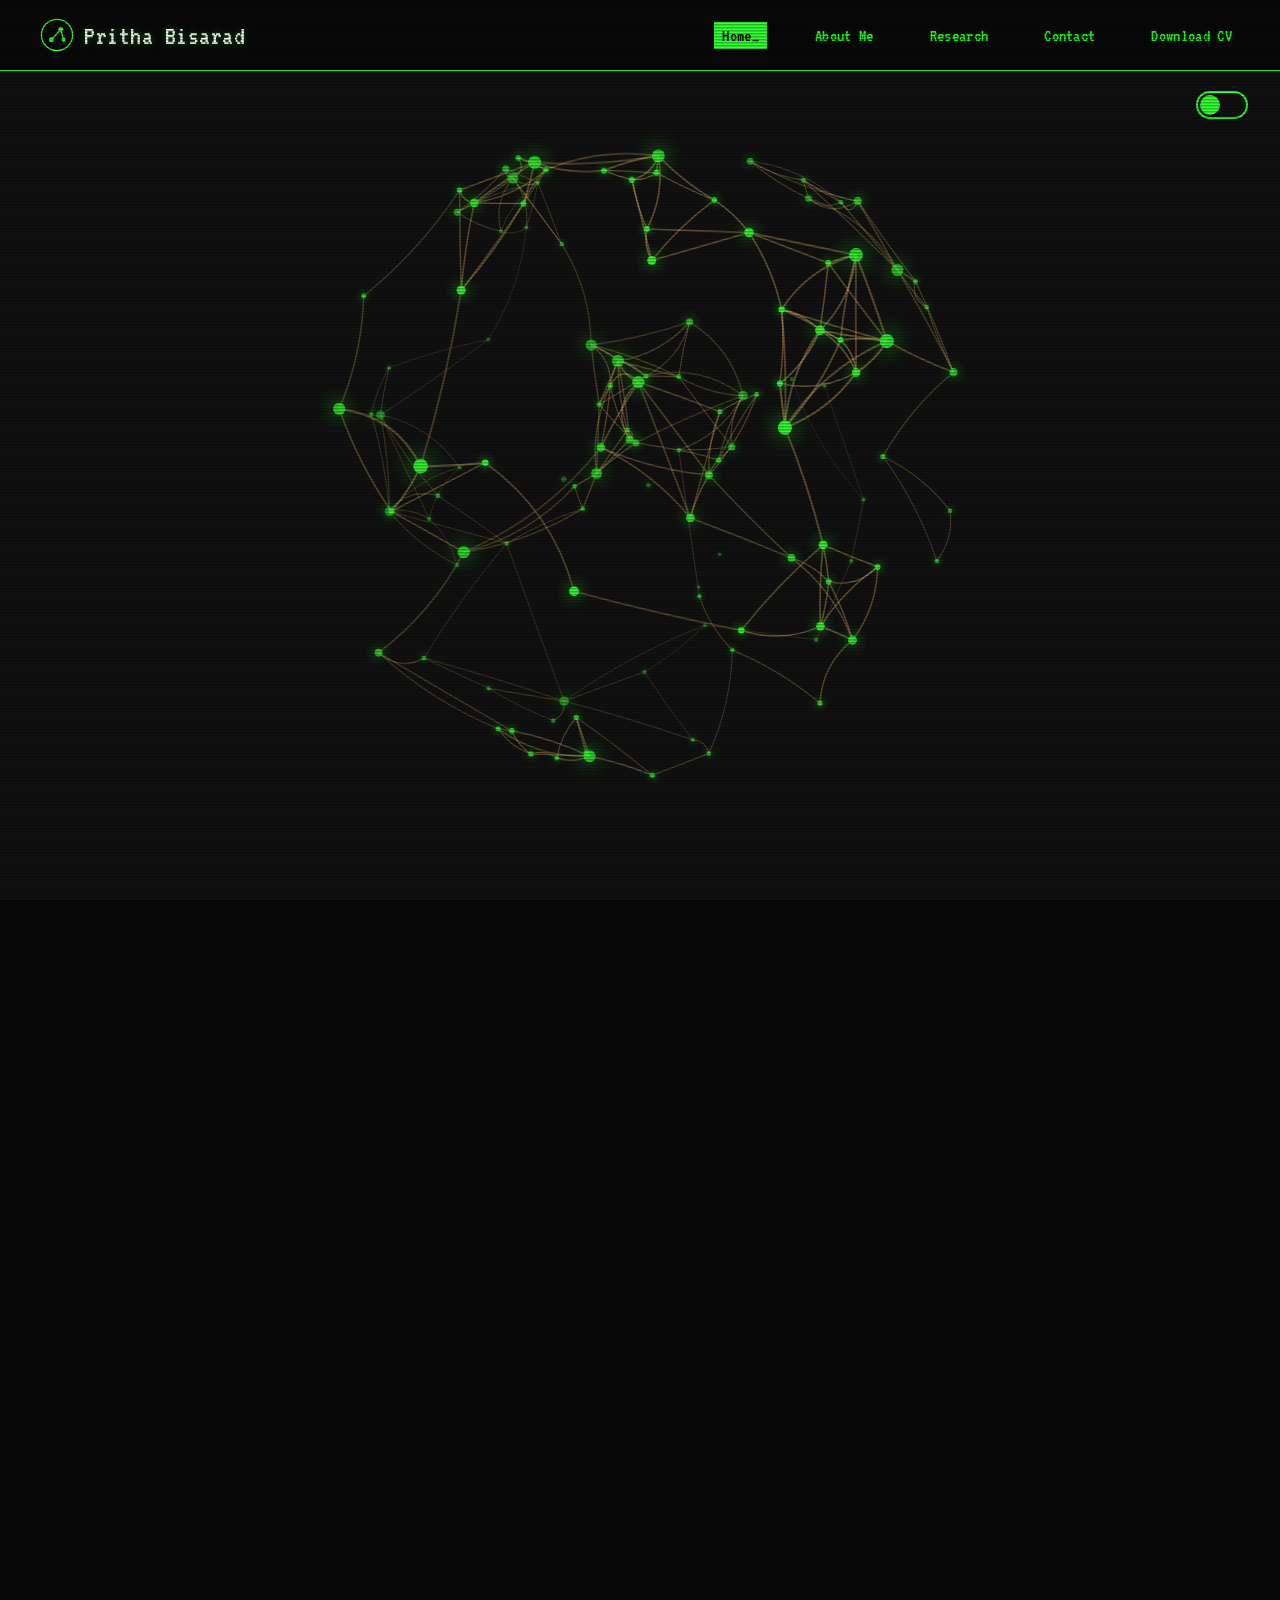
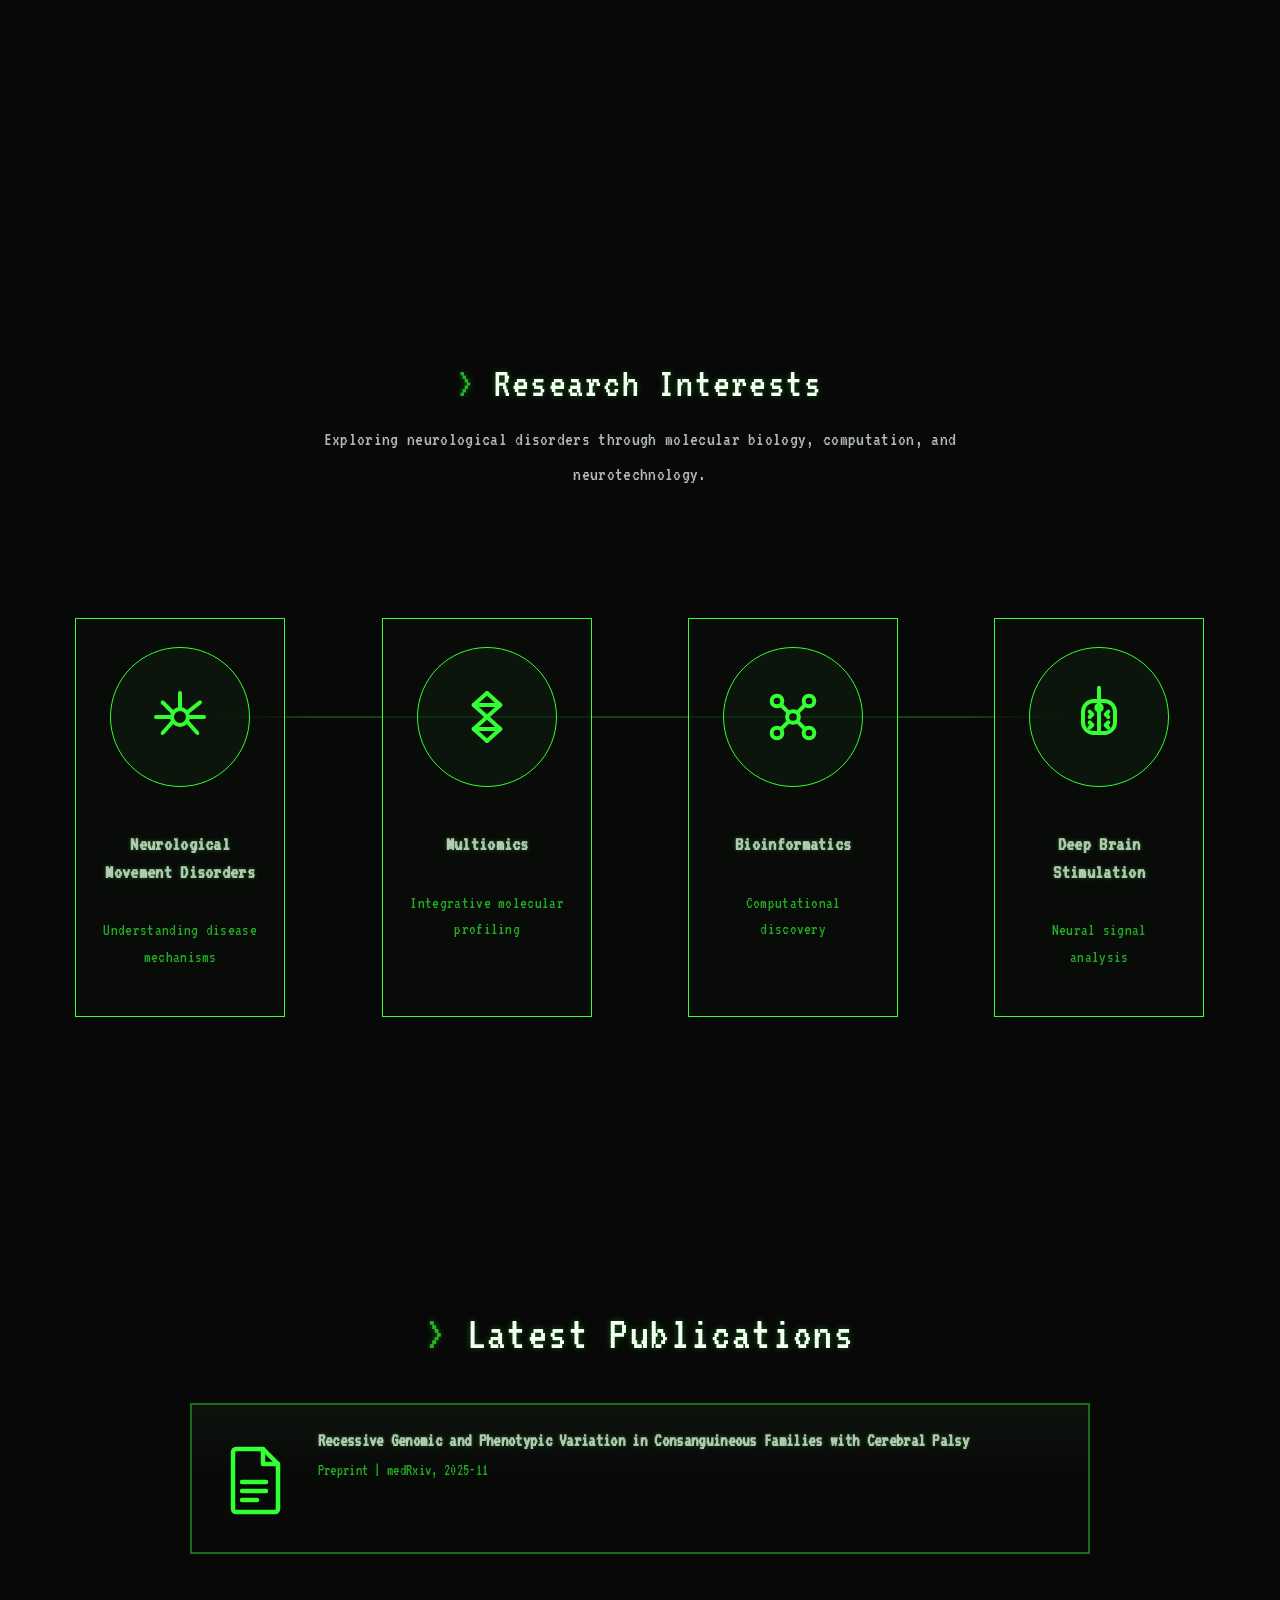
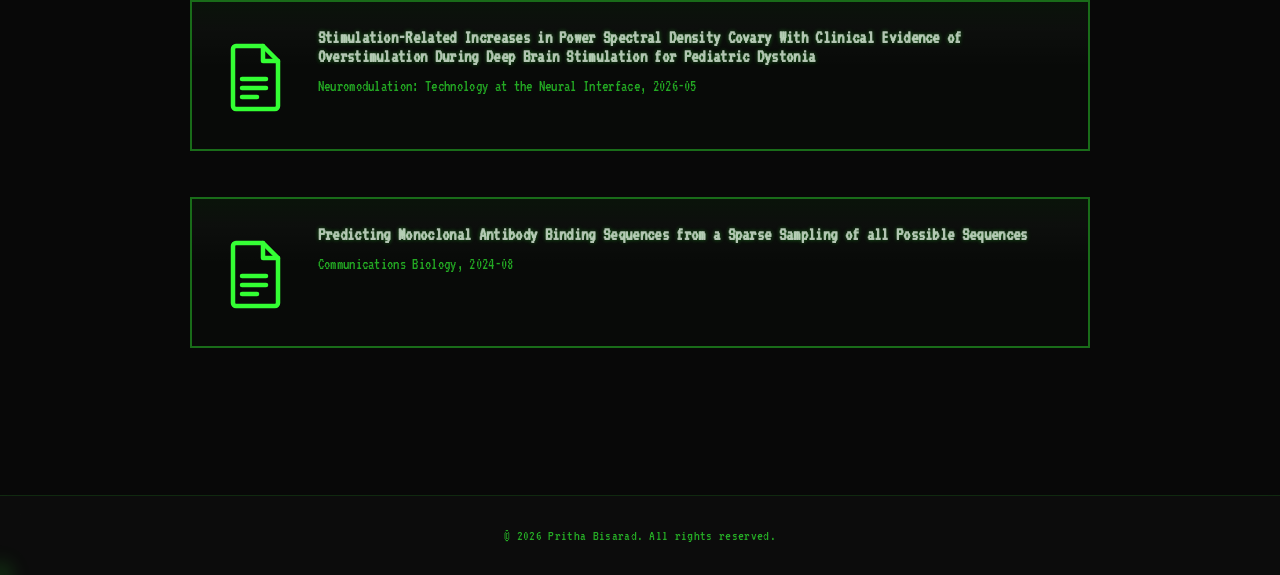
<file: index.html>
<!-- deploy-version: 4 -->
<!DOCTYPE html>
<html lang="en">

<head>

<script>
(function(){
    var saved = localStorage.getItem("theme");
    if (saved === "light") {
        document.documentElement.setAttribute("data-theme", "light");
    }
})();
</script>

<meta charset="UTF-8">

<meta name="viewport" content="width=device-width, initial-scale=1.0">

<meta name="description"
content="Official website of Pritha Bisarad, computational biologist and neuroscientist studying genomics, pediatric movement disorders, and deep brain stimulation.">

<title>Pritha Bisarad</title>

<!-- Favicon — small connectome-node mark, matches the site's
     visual identity instead of a generic default icon -->
<link rel="icon" type="image/svg+xml" href="data:image/svg+xml,%3Csvg xmlns='http://www.w3.org/2000/svg' viewBox='0 0 32 32'%3E%3Crect width='32' height='32' rx='7' fill='%23111111'/%3E%3Cline x1='10' y1='22' x2='22' y2='10' stroke='%2333ff33' stroke-width='1.4' opacity='0.7'/%3E%3Cline x1='22' y1='10' x2='24' y2='23' stroke='%2333ff33' stroke-width='1.4' opacity='0.7'/%3E%3Ccircle cx='10' cy='22' r='2.6' fill='%2333ff33'/%3E%3Ccircle cx='22' cy='10' r='2.6' fill='%2333ff33'/%3E%3Ccircle cx='24' cy='23' r='2.2' fill='%2333ff33'/%3E%3C/svg%3E">

<!-- Open Graph / Twitter — so links shared on LinkedIn, Twitter,
     Slack etc. show a real preview instead of a bare title -->
<meta property="og:type" content="website">
<meta property="og:title" content="Pritha Bisarad">
<meta property="og:description" content="Computational biologist and neuroscientist studying genomics, pediatric movement disorders, and deep brain stimulation.">
<meta property="og:url" content="https://bisaradpritha.github.io/index.html">
<link rel="canonical" href="https://bisaradpritha.github.io/index.html">
<meta property="og:image" content="https://bisaradpritha.github.io/images/profile.jpg">
<meta name="twitter:card" content="summary_large_image">
<meta name="twitter:title" content="Pritha Bisarad">
<meta name="twitter:description" content="Computational biologist and neuroscientist studying genomics, pediatric movement disorders, and deep brain stimulation.">
<meta name="twitter:image" content="https://bisaradpritha.github.io/images/profile.jpg">
     
 <!-- Google Fonts -->
<link rel="preconnect" href="https://fonts.googleapis.com">
<link rel="preconnect" href="https://fonts.gstatic.com" crossorigin>

<link href="https://fonts.googleapis.com/css2?family=DM+Serif+Display:ital@0;1&family=Manrope:wght@300;400;500;600;700;800&family=VT323&display=swap" rel="stylesheet">

<!-- My CSS -->
<link rel="stylesheet" href="style.css">
<link rel="stylesheet" href="retro-theme.css">

<!-- Structured data — tells search engines (and tools like
     Google Scholar's crawler) that this page is specifically
     about a researcher, not just a page with her name on it. -->
<script type="application/ld+json">
{
    "@context": "https://schema.org",
    "@type": "Person",
    "name": "Pritha Bisarad",
    "url": "https://bisaradpritha.github.io/index.html",
    "image": "https://bisaradpritha.github.io/images/profile.jpg",
    "jobTitle": "Computational Biologist and Neuroscientist",
    "description": "Computational biologist and neuroscientist studying genomics, pediatric movement disorders, and deep brain stimulation.",
    "affiliation": {
        "@type": "Organization",
        "name": "University of Arizona College of Medicine – Phoenix"
    },
    "email": "mailto:pbisarad@arizona.edu",
    "sameAs": [
        "https://www.linkedin.com/in/prithabisarad/",
        "https://github.com/bisaradpritha/",
        "https://scholar.google.com/citations?user=f0pQkY4AAAAJ&hl=en",
        "https://orcid.org/0000-0002-2677-9847"
    ]
}
</script>

</head>

<body>

<a href="#hero-intro" class="skip-link">Skip to content</a>

<div class="crt-overlay" aria-hidden="true"></div>

     <header>

        <nav class="navbar">

            <a href="index.html" class="logo">
                <svg class="logo-mark" viewBox="0 0 36 36" aria-hidden="true">
                    <circle class="logo-ring" cx="18" cy="18" r="16.5" fill="none" stroke="#33ff33" stroke-width="1.4"></circle>
                    <line x1="12" y1="23" x2="22" y2="12" stroke="#33ff33" stroke-width="1.4"></line>
                    <line x1="22" y1="12" x2="25" y2="23" stroke="#33ff33" stroke-width="1.4"></line>
                    <circle cx="12" cy="23" r="2.6" fill="#33ff33"></circle>
                    <circle cx="22" cy="12" r="2.6" fill="#33ff33"></circle>
                    <circle cx="25" cy="23" r="2.2" fill="#33ff33"></circle>
                </svg>
                <span class="logo-text">Pritha Bisarad</span>
            </a>

            <button class="nav-toggle" aria-label="Toggle menu" aria-expanded="false" aria-controls="primary-nav">
                <span></span>
                <span></span>
                <span></span>
            </button>

            <ul class="nav-links" id="primary-nav">
                <li><a href="index.html" class="active">Home</a></li>
                <li><a href="about.html">About Me</a></li>
                <li><a href="research.html">Research</a></li>
                <li><a href="contact.html">Contact</a></li>
                 <li><a href="assets/Bisarad_Pritha_CV.pdf" target="_blank" rel="noopener noreferrer">Download CV</a></li>
            </ul>

        </nav>

    </header>

    <button id="themeToggle" class="theme-switch" role="switch" aria-checked="false" aria-label="Switch to light mode">
        <span class="theme-switch-track">
            <span class="theme-switch-knob"></span>
        </span>
    </button>

<!-- =====================================
     Connectome Hero
===================================== -->

<section id="connectome-hero">

    <canvas id="connectomeCanvas"></canvas>

    <div class="network-overlay">
        <!-- reserved for future animated elements -->
    </div>

</section>


<!-- =====================================
     Welcome
===================================== -->

<section id="hero-intro">

    <div class="hero-content">

        <h1><span class="hero-typed">Hello!<span class="hero-cursor" aria-hidden="true">_</span></span></h1>

        <p>
          I'm fascinated by both biological code and computer code. My work sits at their intersection, 
          using one to decode the other—from molecules and genomes to neural circuits.
        </p>

        <div class="hero-actions">

            <a href="about.html" class="cta-btn">
                My Research Journey
            </a>

        </div>

    </div>

</section>

<script src="script.js" defer></script>

<!-- =====================================
     Overview Section
===================================== -->

<section id="overview">

    <div class="container">

        <h2 class="reveal">Research Interests</h2>

         <p class="overview-subtitle reveal">
              Exploring neurological disorders through molecular biology, computation, and neurotechnology.
          </p>

         <div class="interest-grid">
              <div class="interest-card reveal">

               <div class="interest-icon">
                   <svg viewBox="0 0 24 24" fill="none" stroke="currentColor" stroke-width="1.5" stroke-linecap="round" stroke-linejoin="round" role="img" aria-label="Neurological Movement Disorders">
                       <circle cx="12" cy="12" r="3"></circle>
                       <path d="M12 9V3"></path>
                       <path d="M14.6 10.4L19.5 6.5"></path>
                       <path d="M15 12H21"></path>
                       <path d="M14.6 13.6L18.5 18"></path>
                       <path d="M9.4 13.6L5.5 18"></path>
                       <path d="M9 12H3"></path>
                       <path d="M9.4 10.4L5.5 6.5"></path>
                   </svg>
               </div>
               
                   <h3>Neurological Movement Disorders</h3>
               
                   <p>
                       Understanding disease mechanisms
                   </p>
               
               </div>

              <div class="interest-card reveal">
          
                 <div class="interest-icon">
                   <svg viewBox="0 0 24 24" fill="none" stroke="currentColor" stroke-width="1.5" stroke-linecap="round" stroke-linejoin="round" role="img" aria-label="Multiomics">
                       <path d="M12 3L17 7.5L12 12L7 16.5L12 21"></path>
                       <path d="M12 3L7 7.5L12 12L17 16.5L12 21"></path>
                       <path d="M7 7.5H17"></path>
                       <path d="M7 16.5H17"></path>
                   </svg>
               </div>
          
                  <h3>Multiomics</h3>
          
                  <p>Integrative molecular profiling</p>
          
              </div>
          
              <div class="interest-card reveal">
          
                  <div class="interest-icon">
                        <svg viewBox="0 0 24 24" fill="none" stroke="currentColor" stroke-width="1.5" stroke-linecap="round" stroke-linejoin="round" role="img" aria-label="Bioinformatics">
                            <circle cx="6" cy="18" r="2"></circle>
                            <circle cx="6" cy="6" r="2"></circle>
                            <circle cx="18" cy="6" r="2"></circle>
                            <circle cx="18" cy="18" r="2"></circle>
                            <circle cx="12" cy="12" r="2.2"></circle>
                            <path d="M7.6 7.6L10.2 10.2"></path>
                            <path d="M16.4 7.6L13.8 10.2"></path>
                            <path d="M7.6 16.4L10.2 13.8"></path>
                            <path d="M16.4 16.4L13.8 13.8"></path>
                        </svg>
                    </div>
          
                  <h3>Bioinformatics</h3>
          
                  <p>Computational discovery</p>
          
              </div>
          
              <div class="interest-card reveal">
          
                  <div class="interest-icon">
                        <svg viewBox="0 0 24 24" fill="none" stroke="currentColor" stroke-width="1.5" stroke-linecap="round" stroke-linejoin="round" role="img" aria-label="Deep Brain Stimulation">
                            <path d="M6 10a4 4 0 0 1 4-4h4a4 4 0 0 1 4 4v4a4 4 0 0 1-4 4h-4a4 4 0 0 1-4-4z"></path>
                            <path d="M12 6v12"></path>
                            <path d="M8.5 10L9.5 11L8.5 12"></path>
                            <path d="M15.5 10L14.5 11L15.5 12"></path>
                            <path d="M8.5 14L9.5 15L8.5 16"></path>
                            <path d="M15.5 14L14.5 15L15.5 16"></path>
                            <path d="M12 1v7"></path>
                            <circle cx="12" cy="8.5" r="1"></circle>
                        </svg>
                    </div>
          
                  <h3>Deep Brain Stimulation</h3>
          
                  <p>Neural signal analysis</p>
          
              </div>

          </div>


    </div>

</section>

<!-- recent publication section -->
<section id="publications">

    <div class="container">

        <h2 class="reveal">Latest Publications</h2>

        <div class="publication-card glass reveal">

             <div class="publication-thumbnail">
          
                  <svg class="publication-icon" viewBox="0 0 24 24" fill="none" stroke="currentColor" stroke-width="1.5" stroke-linecap="round" stroke-linejoin="round" aria-hidden="true">
                      <path d="M6 2h9l5 5v15a1 1 0 0 1-1 1H6a1 1 0 0 1-1-1V3a1 1 0 0 1 1-1z"/>
                      <path d="M15 2v5h5"/>
                      <line x1="8" y1="13" x2="16" y2="13"/>
                      <line x1="8" y1="16" x2="16" y2="16"/>
                      <line x1="8" y1="19" x2="13" y2="19"/>
                  </svg>
          
              </div>
               <div class="publication-info">
                 <a href=https://pmc.ncbi.nlm.nih.gov/articles/PMC12637781/ target="_blank" rel="noopener noreferrer"><h3>Recessive Genomic and Phenotypic Variation in Consanguineous Families with Cerebral Palsy</h3></a>
     
                 <p>
                     Preprint | medRxiv, 2025-11
                 </p>
               </div>

        </div>

        <div class="publication-card glass reveal">

             <div class="publication-thumbnail">
          
                  <svg class="publication-icon" viewBox="0 0 24 24" fill="none" stroke="currentColor" stroke-width="1.5" stroke-linecap="round" stroke-linejoin="round" aria-hidden="true">
                      <path d="M6 2h9l5 5v15a1 1 0 0 1-1 1H6a1 1 0 0 1-1-1V3a1 1 0 0 1 1-1z"/>
                      <path d="M15 2v5h5"/>
                      <line x1="8" y1="13" x2="16" y2="13"/>
                      <line x1="8" y1="16" x2="16" y2="16"/>
                      <line x1="8" y1="19" x2="13" y2="19"/>
                  </svg>
          
              </div>
               <div class="publication-info">

                 <a href=https://www.sciencedirect.com/science/article/abs/pii/S1094715926001236 target="_blank" rel="noopener noreferrer"><h3>Stimulation-Related Increases in Power Spectral Density Covary With Clinical Evidence of Overstimulation During Deep Brain Stimulation for Pediatric Dystonia</h3></a>
     
                 <p>
                     Neuromodulation: Technology at the Neural Interface, 2026-05
                 </p>
               </div>

        </div>

        <div class="publication-card glass reveal">

             <div class="publication-thumbnail">
          
                  <svg class="publication-icon" viewBox="0 0 24 24" fill="none" stroke="currentColor" stroke-width="1.5" stroke-linecap="round" stroke-linejoin="round" aria-hidden="true">
                      <path d="M6 2h9l5 5v15a1 1 0 0 1-1 1H6a1 1 0 0 1-1-1V3a1 1 0 0 1 1-1z"/>
                      <path d="M15 2v5h5"/>
                      <line x1="8" y1="13" x2="16" y2="13"/>
                      <line x1="8" y1="16" x2="16" y2="16"/>
                      <line x1="8" y1="19" x2="13" y2="19"/>
                  </svg>
          
              </div>
               <div class="publication-info">

                 <a href=https://www.nature.com/articles/s42003-024-06650-3 target="_blank" rel="noopener noreferrer"><h3>Predicting Monoclonal Antibody Binding Sequences from a Sparse Sampling of all Possible Sequences</h3></a>
     
                 <p>
                     Communications Biology, 2024-08
                 </p>
               </div>

        </div>

    </div>

</section>


<!-- Footer -->
<footer>
    <p>&copy; <span id="year"></span> Pritha Bisarad. All rights reserved.</p>
</footer>

<script>
document.getElementById("year").textContent = new Date().getFullYear();
</script>
     
<div id="cursor-glow"></div>
<div id="cursor-trail"></div>

<script src="cursor.js"></script>

<button id="backToTop" class="back-to-top" aria-label="Back to top">
    <svg viewBox="0 0 24 24" fill="none" stroke="currentColor" stroke-width="2" stroke-linecap="round" stroke-linejoin="round" aria-hidden="true">
        <line x1="12" y1="19" x2="12" y2="5"></line>
        <polyline points="5 12 12 5 19 12"></polyline>
    </svg>
</button>

</body>

</html>
</file>
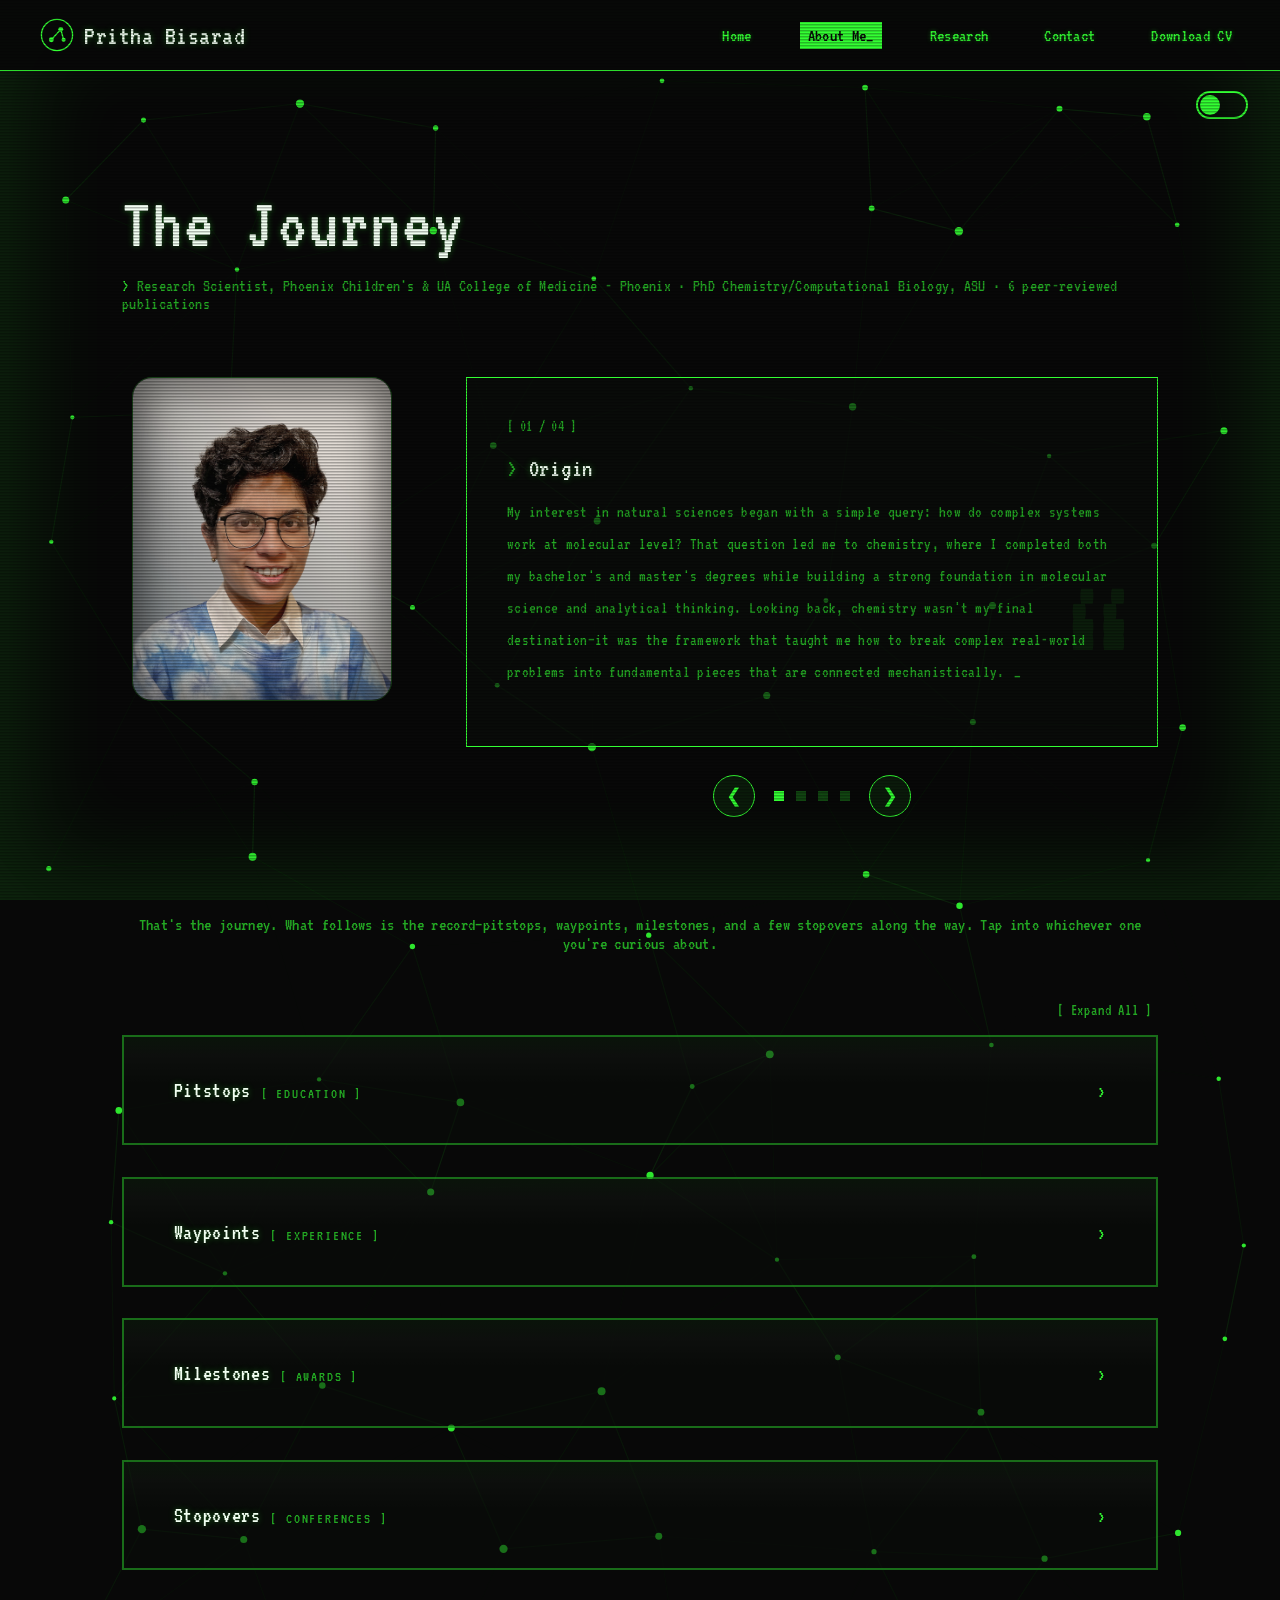
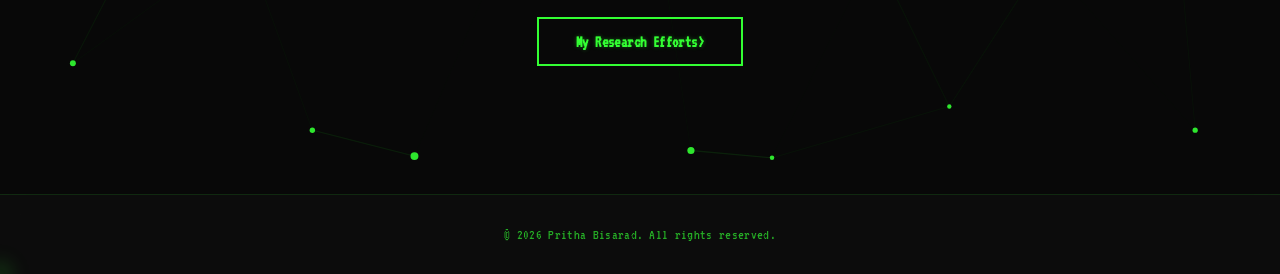
<file: about.html>
<!-- deploy-version: 3 -->
<!DOCTYPE html>
<html lang="en">

<head>
    <script>
    (function(){
        var saved = localStorage.getItem("theme");
        if (saved === "light") {
            document.documentElement.setAttribute("data-theme", "light");
        }
    })();
    </script>

    <meta charset="UTF-8">
    <meta name="viewport" content="width=device-width, initial-scale=1.0">

    <meta name="description"
    content="Official website of Pritha Bisarad, computational biologist and neuroscientist studying genomics, pediatric movement disorders, and deep brain stimulation.">
    
    <title>About | Pritha Bisarad</title>

    <link rel="icon" type="image/svg+xml" href="data:image/svg+xml,%3Csvg xmlns='http://www.w3.org/2000/svg' viewBox='0 0 32 32'%3E%3Crect width='32' height='32' rx='7' fill='%23111111'/%3E%3Cline x1='10' y1='22' x2='22' y2='10' stroke='%2333ff33' stroke-width='1.4' opacity='0.7'/%3E%3Cline x1='22' y1='10' x2='24' y2='23' stroke='%2333ff33' stroke-width='1.4' opacity='0.7'/%3E%3Ccircle cx='10' cy='22' r='2.6' fill='%2333ff33'/%3E%3Ccircle cx='22' cy='10' r='2.6' fill='%2333ff33'/%3E%3Ccircle cx='24' cy='23' r='2.2' fill='%2333ff33'/%3E%3C/svg%3E">

    <meta property="og:type" content="website">
    <meta property="og:title" content="About | Pritha Bisarad">
    <meta property="og:description" content="The research journey of Pritha Bisarad — from early curiosity to a PhD in computational biology and neuroscience.">
    <meta property="og:url" content="https://bisaradpritha.github.io/about.html">
    <link rel="canonical" href="https://bisaradpritha.github.io/about.html">
    <meta property="og:image" content="https://bisaradpritha.github.io/images/profile.jpg">
    <meta name="twitter:card" content="summary_large_image">
    <meta name="twitter:title" content="About | Pritha Bisarad">
    <meta name="twitter:description" content="The research journey of Pritha Bisarad — from early curiosity to a PhD in computational biology and neuroscience.">
    <meta name="twitter:image" content="https://bisaradpritha.github.io/images/profile.jpg">

    <!-- Google Fonts -->
    <link rel="preconnect" href="https://fonts.googleapis.com">
    <link rel="preconnect" href="https://fonts.gstatic.com" crossorigin>

    <link href="https://fonts.googleapis.com/css2?family=DM+Serif+Display:ital@0;1&family=Manrope:wght@300;400;500;600;700;800&family=VT323&display=swap" rel="stylesheet">

    <link rel="stylesheet" href="style.css">
    <link rel="stylesheet" href="retro-theme.css">

</head>

<body>

<a href="#about-page" class="skip-link">Skip to content</a>

<div class="crt-overlay" aria-hidden="true"></div>

    <!-- Header -->
    <header>
            <nav class="navbar">

            <a href="index.html" class="logo">
                <svg class="logo-mark" viewBox="0 0 36 36" aria-hidden="true">
                    <circle class="logo-ring" cx="18" cy="18" r="16.5" fill="none" stroke="#33ff33" stroke-width="1.4"></circle>
                    <line x1="12" y1="23" x2="22" y2="12" stroke="#33ff33" stroke-width="1.4"></line>
                    <line x1="22" y1="12" x2="25" y2="23" stroke="#33ff33" stroke-width="1.4"></line>
                    <circle cx="12" cy="23" r="2.6" fill="#33ff33"></circle>
                    <circle cx="22" cy="12" r="2.6" fill="#33ff33"></circle>
                    <circle cx="25" cy="23" r="2.2" fill="#33ff33"></circle>
                </svg>
                <span class="logo-text">Pritha Bisarad</span>
            </a>

            <button class="nav-toggle" aria-label="Toggle menu" aria-expanded="false" aria-controls="primary-nav">
                <span></span>
                <span></span>
                <span></span>
            </button>

            <ul class="nav-links" id="primary-nav">
                <li><a href="index.html">Home</a></li>
                <li><a href="about.html" class="active">About Me</a></li>
                <li><a href="research.html">Research</a></li>
                <li><a href="contact.html">Contact</a></li>
                <li><a href="assets/Bisarad_Pritha_CV.pdf" target="_blank" rel="noopener noreferrer">Download CV</a></li>
            </ul>

        </nav>
    </header>

    <button id="themeToggle" class="theme-switch" role="switch" aria-checked="false" aria-label="Switch to light mode">
        <span class="theme-switch-track">
            <span class="theme-switch-knob"></span>
        </span>
    </button>

    <main id="about-page">

        <canvas class="ambient-network"></canvas>

       <section id="about">

        <div class="about-header reveal">
            <h1>The Journey</h1>
        </div>

        <p class="quick-facts reveal">Research Scientist, Phoenix Children's &amp; UA College of Medicine - Phoenix · PhD Chemistry/Computational Biology, ASU · 6 peer-reviewed publications</p>

        <div class="about-layout">

        <div class="about-photo reveal">

            <img src="images/profile.jpg" alt="Portrait" width="260" height="325">

        </div>

        <div class="journey-carousel">
            <div class="journey-cards">
                <div class="journey-card active">

                <div class="card-header">

                    <span class="chapter-number">
                        01 / 04
                    </span>

                </div>
                <h2>Origin</h2>

                    <p>
                        My interest in natural sciences began with a simple query: how do complex systems work at molecular level? That question led me to chemistry, where I completed both my bachelor's and master's degrees while building a strong foundation in molecular science and analytical thinking. Looking back, chemistry wasn't my final destination—it was the framework that taught me how to break complex real-world problems into fundamental pieces that are connected mechanistically.
                    </p>

                </div>

                    <div class="journey-card">
                        <div class="card-header">

                        <span class="chapter-number">
                            02 / 04
                        </span>

                    </div>

                    <h2>Exploration</h2>

                        <p>
                            My PhD broadened both the scientific questions I pursued and the tools I used to answer them. While studying monoclonal antibody–peptide interactions, I worked at the intersection of chemistry, molecular biology, computational biology, and machine learning. This interdisciplinary environment reinforced the importance of integrating experimental and computational approaches to solve complex biological problems and sparked my interest in using computation to uncover patterns that are difficult to detect through experimental methods alone.
                        </p>

                </div>

                <div class="journey-card">

                    <div class="card-header">

                        <span class="chapter-number">
                            03 / 04
                        </span>

                    </div>

                    <h2>Current Mission</h2>

                    <p>
                        My current research focuses on rare neurological movement disorders, integrating genomics, bioinformatics, and neural signal analysis to investigate disease mechanisms and identify opportunities for improved diagnosis and treatment. Transitioning from peptide chemistry to human genetics and neuroscience has provided excellent opportunities to continually build expertise across multiple disciplines while learning and applying new computational approaches to clinically relevant research questions.
                    </p>

                </div>

                <div class="journey-card">

                    <div class="card-header">

                        <span class="chapter-number">
                            04 / 04
                        </span>

                    </div>

                    <h2>Outside the Lab</h2>

                    <p>
                        Curiosity doesn't end when I leave the lab. I enjoy painting, crafting, reading, and exploring new technologies simply because I like understanding how things work. Building this website has become another creative outlet—an opportunity to combine programming, design, and storytelling into a project that reflects the same mindset I bring to research: learn continuously, build thoughtfully, and never stop experimenting.
                    </p>

                </div>

            </div>

                <div class="carousel-controls">

                    <button id="prev">&#10094;</button>

                    <div class="carousel-dots">

                        <span class="dot active"></span>
                        <span class="dot"></span>
                        <span class="dot"></span>
                        <span class="dot"></span>

                    </div>

                    <button id="next">&#10095;</button>

                </div>

        </div>

    </div>

    <div class="credentials">

        <p class="credentials-intro reveal">That's the journey. What follows is the record—pitstops, waypoints, milestones, and a few stopovers along the way. Tap into whichever one you're curious about.</p>

        <button class="expand-all-btn reveal" id="expandAllBtn" aria-expanded="false">
            [ Expand All ]
        </button>

        <div class="credentials-group glass reveal accordion-item">

            <button class="accordion-header" aria-expanded="false">
                <span><span class="accordion-heading">Pitstops</span><span class="credentials-label">[ EDUCATION ]</span></span>
                <span class="chevron chevron-hint" aria-hidden="true">›</span>
            </button>

            <div class="accordion-panel">
                <div class="accordion-panel-inner">

                    <div class="publication-list">
                        
                        <article class="publication">
                            <h3>PhD, Chemistry/Computational Biology</h3>
                            <p>Arizona State University · 2016–2022 · Advisor: Dr. Neal Woodbury</p>
                        </article>

                        <article class="publication">
                            <h3>M.Sc, Chemistry</h3>
                            <p>University of Calcutta, India · 2013–2015</p>
                        </article>

                        <article class="publication">
                            <h3>B.Sc, Chemistry</h3>
                            <p>University of Calcutta, India · 2010–2013</p>
                        </article>

                    </div>

                </div>
            </div>

        </div>

        <div class="credentials-group glass reveal accordion-item">

            <button class="accordion-header" aria-expanded="false">
                <span><span class="accordion-heading">Waypoints</span><span class="credentials-label">[ EXPERIENCE ]</span></span>
                <span class="chevron" aria-hidden="true">›</span>
            </button>

            <div class="accordion-panel">
                <div class="accordion-panel-inner">

                    <div class="publication-list">

                        <article class="publication">
                            <h3>Research Scientist</h3>
                            <p>Phoenix Children's, Department of Neurology · 2026–present</p>
                        </article>

                        <article class="publication">
                            <h3>Postdoctoral Researcher</h3>
                            <p>University of Arizona · 2022–present</p>
                        </article>

                        <article class="publication">
                            <h3>Postdoctoral Research Fellow</h3>
                            <p>Phoenix Children's, Department of Neurology · 2022–2025</p>
                        </article>

                        <article class="publication">
                            <h3>President, Biophysical Society Arizona Student Chapter</h3>
                            <p>Arizona State University · 2021–2022 · Previously Treasurer, 2019–2021</p>
                        </article>
                        
                        <article class="publication">
                            <h3>Graduate Teaching Assistant</h3>
                            <p>Arizona State University · 2016–2020</p>
                        </article>

                        <article class="publication">
                            <h3>Research Collaborator</h3>
                            <p>HeatlthTell Inc (iCarbonX) · 2017–2018 </p>
                        </article>

                        <article class="publication">
                            <h3>Research Intern</h3>
                            <p>TCG Lifesciences · 2015 </p>
                        </article>

                    </div>

                </div>
            </div>

        </div>

        <div class="credentials-group glass reveal accordion-item">

            <button class="accordion-header" aria-expanded="false">
                <span><span class="accordion-heading">Milestones</span><span class="credentials-label">[ AWARDS ]</span></span>
                <span class="chevron" aria-hidden="true">›</span>
            </button>

            <div class="accordion-panel">
                <div class="accordion-panel-inner">

                    <div class="publication-list">

                        <article class="publication">
                            <h3>International Congress Travel Grant Award</h3>
                            <p>International Congress of Parkinson’s Disease and Movement Disorders · 2026 · 2 abstracts qualified</p>
                        </article>

                        <article class="publication">
                            <h3>Clinical Research Training Scholarship</h3>
                            <p>American Academy of Neurology · 2025–2027 · $150,000</p>
                        </article>

                        <article class="publication">
                            <h3>Distinguished Teaching Assistant Award</h3>
                            <p>Arizona State University · 2020</p>
                        </article>

                        <article class="publication">
                            <h3>Indira Gandhi Scholarship</h3>
                            <p>University Grant Commission, India · 2013–2015</p>
                        </article>

                    </div>

                </div>
            </div>

        </div>

        <div class="credentials-group glass reveal accordion-item">

            <button class="accordion-header" aria-expanded="false">
                <span><span class="accordion-heading">Stopovers</span><span class="credentials-label">[ CONFERENCES ]</span></span>
                <span class="chevron" aria-hidden="true">›</span>
            </button>

            <div class="accordion-panel">
                <div class="accordion-panel-inner">

                    <div class="publication-list">

                        <article class="publication">
                            <h3>Poster (Upcoming) |  Power Spectral Density Increases Covary with Clinical Overstimulation During Dystonia Deep Brain Stimulation Programming</h3>
                            <p>International Congress of Parkinson's Disease and Movement Disorders · 2026 · International Congress Travel Grant Award</p>
                        </article>

                        <article class="publication">
                            <h3>Poster (Upcoming) |   Characterizing Local Field Potentials in Early-Onset Dystonia</h3>
                            <p>International Congress of Parkinson's Disease and Movement Disorders · 2026 · International Congress Travel Grant Award</p>
                        </article>
                        
                        <article class="publication">
                            <h3>Talk | Study of Multiplex Autozygous Cohort Highlights Recessive Forms of Cerebral Palsy</h3>
                            <p>Biomedical Research Day · 2026</p>
                        </article>

                        <article class="publication">
                            <h3>Poster | Stimulation-related increases in power spectral density covary with clinical evidence of overstimulation during deep brain stimulation for pediatric dystonia</h3>
                            <p>Phoenix Children's Research Symposium · 2025</p>
                        </article>

                        <article class="publication">
                            <h3>Poster | Analysis of Multiplex, Autozygous Cohort Uncovers Recessive Forms of Cerebral Palsy</h3>
                            <p>American Society of Human Genetics · 2025 · Reviewer's Choice Abstract</p>
                        </article>

                        <article class="publication">
                            <h3>Poster | Using Machine-Learning and High Throughput Peptide Microarrays to Explore Sequence Space Recognition of Antibodies</h3>
                            <p>AZ Astrobio Symposium · 2020</p>
                        </article>

                        <article class="publication">
                            <h3>Poster | High Throughput Approach to Explore Peptide Sequence Space for Binding to Diaphorase</h3>
                            <p>Gordon Research Conference: High Throughput Chemistry and Chemical Biology · 2019</p>
                        </article>

                    </div>

                </div>
            </div>

        </div>

        <a href="research.html" class="cta-btn credentials-cta"> 
           My Research Efforts
        </a>

    </div>

    </section>

    </main>

    <!-- Footer -->
    <footer>

        <p>&copy; <span id="year"></span> Pritha Bisarad. All rights reserved.</p>

    </footer>

    <script>
    document.getElementById("year").textContent = new Date().getFullYear();
    </script>
     
    <div id="cursor-glow"></div>
    <div id="cursor-trail"></div>

    <script src="cursor.js"></script>
    <script src="about.js"></script>
    <script src="script.js" defer></script>

<button id="backToTop" class="back-to-top" aria-label="Back to top">
    <svg viewBox="0 0 24 24" fill="none" stroke="currentColor" stroke-width="2" stroke-linecap="round" stroke-linejoin="round" aria-hidden="true">
        <line x1="12" y1="19" x2="12" y2="5"></line>
        <polyline points="5 12 12 5 19 12"></polyline>
    </svg>
</button>


</body>

</html>
</file>
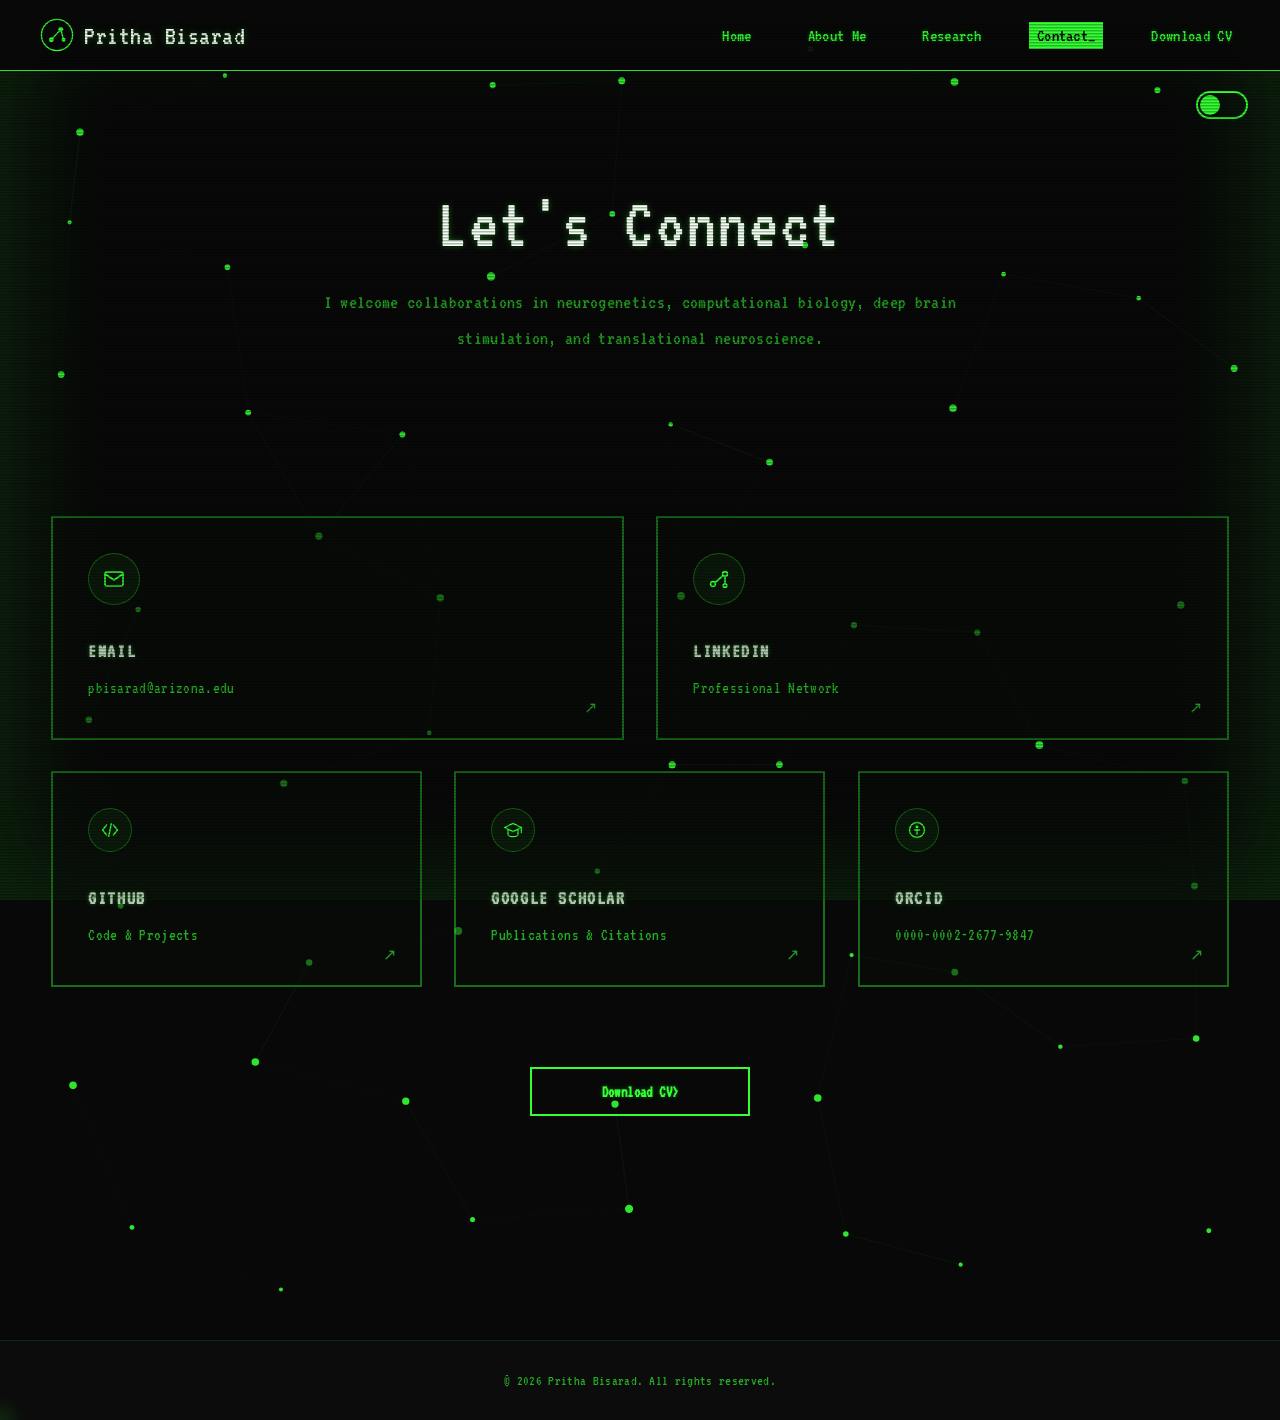
<file: contact.html>
<!-- deploy-version: 3 -->
<!DOCTYPE html>
<html lang="en">

<head>

<script>
(function(){
    var saved = localStorage.getItem("theme");
    if (saved === "light") {
        document.documentElement.setAttribute("data-theme", "light");
    }
})();
</script>

<meta charset="UTF-8">

<meta name="viewport" content="width=device-width, initial-scale=1.0">

<meta name="description"
content="Official website of Pritha Bisarad, computational biologist and neuroscientist studying genomics, pediatric movement disorders, and deep brain stimulation.">

<title>Contact | Pritha Bisarad</title>

<link rel="icon" type="image/svg+xml" href="data:image/svg+xml,%3Csvg xmlns='http://www.w3.org/2000/svg' viewBox='0 0 32 32'%3E%3Crect width='32' height='32' rx='7' fill='%23111111'/%3E%3Cline x1='10' y1='22' x2='22' y2='10' stroke='%2333ff33' stroke-width='1.4' opacity='0.7'/%3E%3Cline x1='22' y1='10' x2='24' y2='23' stroke='%2333ff33' stroke-width='1.4' opacity='0.7'/%3E%3Ccircle cx='10' cy='22' r='2.6' fill='%2333ff33'/%3E%3Ccircle cx='22' cy='10' r='2.6' fill='%2333ff33'/%3E%3Ccircle cx='24' cy='23' r='2.2' fill='%2333ff33'/%3E%3C/svg%3E">

<meta property="og:type" content="website">
<meta property="og:title" content="Contact | Pritha Bisarad">
<meta property="og:description" content="Get in touch — email, LinkedIn, GitHub, Google Scholar, ORCID, and the Kruer Lab.">
<meta property="og:url" content="https://bisaradpritha.github.io/contact.html">
<link rel="canonical" href="https://bisaradpritha.github.io/contact.html">
<meta property="og:image" content="https://bisaradpritha.github.io/images/profile.jpg">
<meta name="twitter:card" content="summary_large_image">
<meta name="twitter:title" content="Contact | Pritha Bisarad">
<meta name="twitter:description" content="Get in touch — email, LinkedIn, GitHub, Google Scholar, ORCID, and the Kruer Lab.">
<meta name="twitter:image" content="https://bisaradpritha.github.io/images/profile.jpg">
     
 <!-- Google Fonts -->
<link rel="preconnect" href="https://fonts.googleapis.com">
<link rel="preconnect" href="https://fonts.gstatic.com" crossorigin>

<link href="https://fonts.googleapis.com/css2?family=DM+Serif+Display:ital@0;1&family=Manrope:wght@300;400;500;600;700;800&family=VT323&display=swap" rel="stylesheet">

<!-- My CSS -->
<link rel="stylesheet" href="style.css">
<link rel="stylesheet" href="retro-theme.css">

</head>

<body>

<a href="#contact-page" class="skip-link">Skip to content</a>

<div class="crt-overlay" aria-hidden="true"></div>

     <header>

        <nav class="navbar">

            <a href="index.html" class="logo">
                <svg class="logo-mark" viewBox="0 0 36 36" aria-hidden="true">
                    <circle class="logo-ring" cx="18" cy="18" r="16.5" fill="none" stroke="#33ff33" stroke-width="1.4"></circle>
                    <line x1="12" y1="23" x2="22" y2="12" stroke="#33ff33" stroke-width="1.4"></line>
                    <line x1="22" y1="12" x2="25" y2="23" stroke="#33ff33" stroke-width="1.4"></line>
                    <circle cx="12" cy="23" r="2.6" fill="#33ff33"></circle>
                    <circle cx="22" cy="12" r="2.6" fill="#33ff33"></circle>
                    <circle cx="25" cy="23" r="2.2" fill="#33ff33"></circle>
                </svg>
                <span class="logo-text">Pritha Bisarad</span>
            </a>

            <button class="nav-toggle" aria-label="Toggle menu" aria-expanded="false" aria-controls="primary-nav">
                <span></span>
                <span></span>
                <span></span>
            </button>

            <ul class="nav-links" id="primary-nav">
                <li><a href="index.html">Home</a></li>
                <li><a href="about.html">About Me</a></li>
                <li><a href="research.html">Research</a></li>
                <li><a href="contact.html" class="active">Contact</a></li>
                 <li><a href="assets/Bisarad_Pritha_CV.pdf" target="_blank" rel="noopener noreferrer">Download CV</a></li>
            </ul>

        </nav>

    </header>

    <button id="themeToggle" class="theme-switch" role="switch" aria-checked="false" aria-label="Switch to light mode">
        <span class="theme-switch-track">
            <span class="theme-switch-knob"></span>
        </span>
    </button>

 <main id="contact-page">

    <canvas class="ambient-network"></canvas>
     
       <section class="contact-hero reveal">

    
          <div class="container">

             <h1>Let's Connect</h1>

             <p>
                  I welcome collaborations in neurogenetics, computational biology, deep brain stimulation, and translational neuroscience.
             </p>

         </div>

       </section>

      <!-- =====================================
     Contact Links
===================================== -->

<section class="contact-links">

    <div class="contact-featured">

        <a href="mailto:pbisarad@arizona.edu"
           class="glass contact-card contact-card--featured reveal">

            <div class="contact-icon" aria-hidden="true">
                <svg viewBox="0 0 24 24" fill="none" stroke="currentColor" stroke-width="1.6" stroke-linecap="round" stroke-linejoin="round">
                    <rect x="3" y="5" width="18" height="14" rx="2"></rect>
                    <path d="M3 7l9 6 9-6"></path>
                </svg>
            </div>

            <h3>Email</h3>
            <p>pbisarad@arizona.edu</p>

        </a>

        <a href="https://www.linkedin.com/in/prithabisarad/"
           target="_blank"
           rel="noopener noreferrer"
           class="glass contact-card contact-card--featured reveal">

            <div class="contact-icon" aria-hidden="true">
                <svg viewBox="0 0 24 24" fill="none" stroke="currentColor" stroke-width="1.6" stroke-linecap="round" stroke-linejoin="round">
                    <circle cx="6" cy="17" r="2.4"></circle>
                    <circle cx="18" cy="7" r="2.4"></circle>
                    <circle cx="18" cy="18.5" r="1.8"></circle>
                    <path d="M8.1 15.7L15.9 8.6"></path>
                    <path d="M18 9.4V16.2"></path>
                </svg>
            </div>

            <h3>LinkedIn</h3>
            <p>Professional Network</p>

        </a>

    </div>

    <div class="contact-grid">

        <a href="https://github.com/bisaradpritha/"
           target="_blank"
           rel="noopener noreferrer"
           class="glass contact-card reveal">

            <div class="contact-icon" aria-hidden="true">
                <svg viewBox="0 0 24 24" fill="none" stroke="currentColor" stroke-width="1.6" stroke-linecap="round" stroke-linejoin="round">
                    <path d="M8 6L3 12l5 6"></path>
                    <path d="M16 6l5 6-5 6"></path>
                    <path d="M13.5 4.5l-3 15"></path>
                </svg>
            </div>

            <h3>GitHub</h3>
            <p>Code & Projects</p>

        </a>

        <a href="https://scholar.google.com/citations?user=f0pQkY4AAAAJ&hl=en"
           target="_blank"
           rel="noopener noreferrer"
           class="glass contact-card reveal">

            <div class="contact-icon" aria-hidden="true">
                <svg viewBox="0 0 24 24" fill="none" stroke="currentColor" stroke-width="1.6" stroke-linecap="round" stroke-linejoin="round">
                    <path d="M2 9l10-5 10 5-10 5-10-5z"></path>
                    <path d="M6 11.5V17c0 1.5 2.7 3 6 3s6-1.5 6-3v-5.5"></path>
                    <path d="M22 9v6"></path>
                </svg>
            </div>

            <h3>Google Scholar</h3>
            <p>Publications & Citations</p>

        </a>

        <a href="https://orcid.org/0000-0002-2677-9847"
           target="_blank"
           rel="noopener noreferrer"
           class="glass contact-card reveal">

            <div class="contact-icon" aria-hidden="true">
                <svg viewBox="0 0 24 24" fill="none" stroke="currentColor" stroke-width="1.6" stroke-linecap="round" stroke-linejoin="round">
                    <circle cx="12" cy="12" r="9"></circle>
                    <circle cx="12" cy="8.2" r="1"></circle>
                    <path d="M12 11.2v6"></path>
                    <path d="M9 11.8c1 .4 2 .4 3 .4s2 0 3-.4"></path>
                </svg>
            </div>

            <h3>ORCID</h3>
            <p>0000-0002-2677-9847</p>

        </a>

    </div>

    <div class="cv-download">

        <a href="assets/Bisarad_Pritha_CV.pdf"
           target="_blank"
           class="cta-btn">

            Download CV

        </a>

    </div>

</section>

</main>


<!-- Footer -->
<footer>
    <p>&copy; <span id="year"></span> Pritha Bisarad. All rights reserved.</p>
</footer>

<script>
document.getElementById("year").textContent = new Date().getFullYear();
</script>


<!-- Cursor -->
<div id="cursor-glow"></div>
<div id="cursor-trail"></div>

<script src="cursor.js"></script>
<script src="script.js" defer></script>
    
<button id="backToTop" class="back-to-top" aria-label="Back to top">
    <svg viewBox="0 0 24 24" fill="none" stroke="currentColor" stroke-width="2" stroke-linecap="round" stroke-linejoin="round" aria-hidden="true">
        <line x1="12" y1="19" x2="12" y2="5"></line>
        <polyline points="5 12 12 5 19 12"></polyline>
    </svg>
</button>

</body>

</html>
</file>
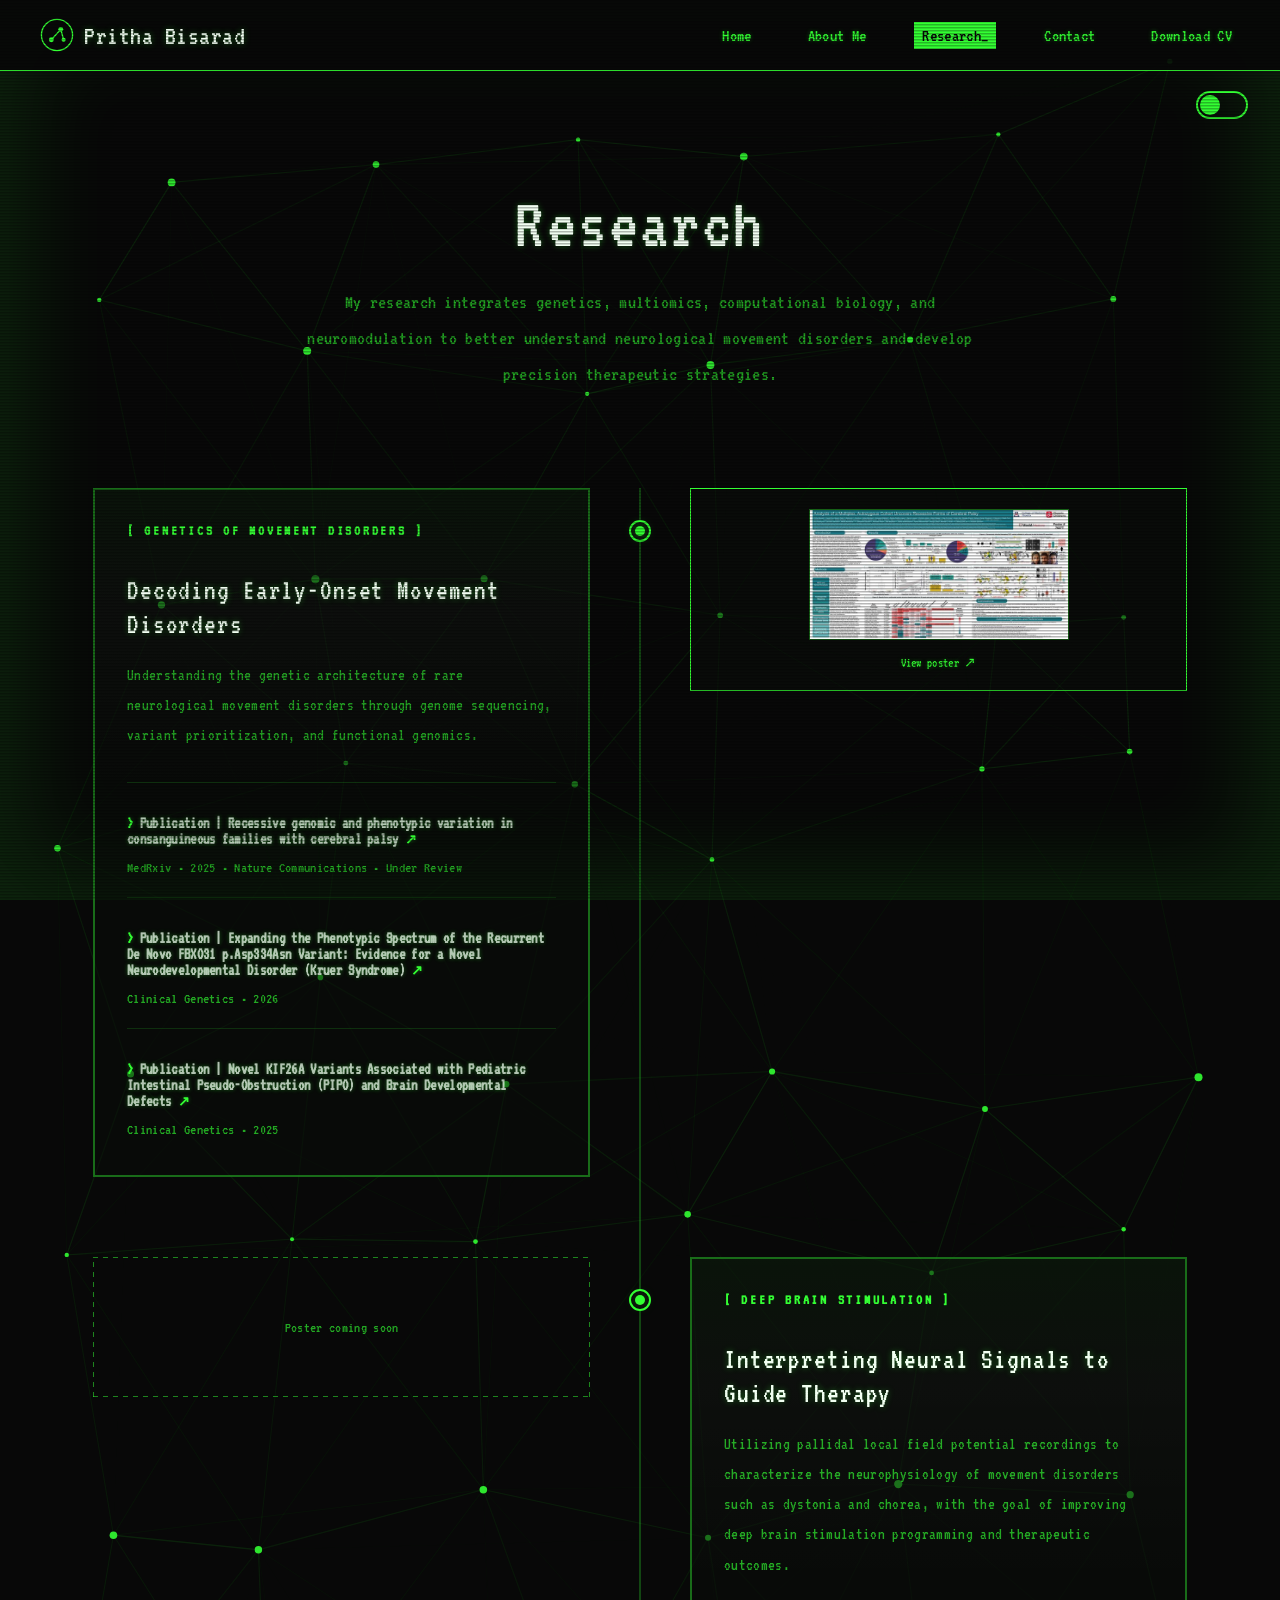
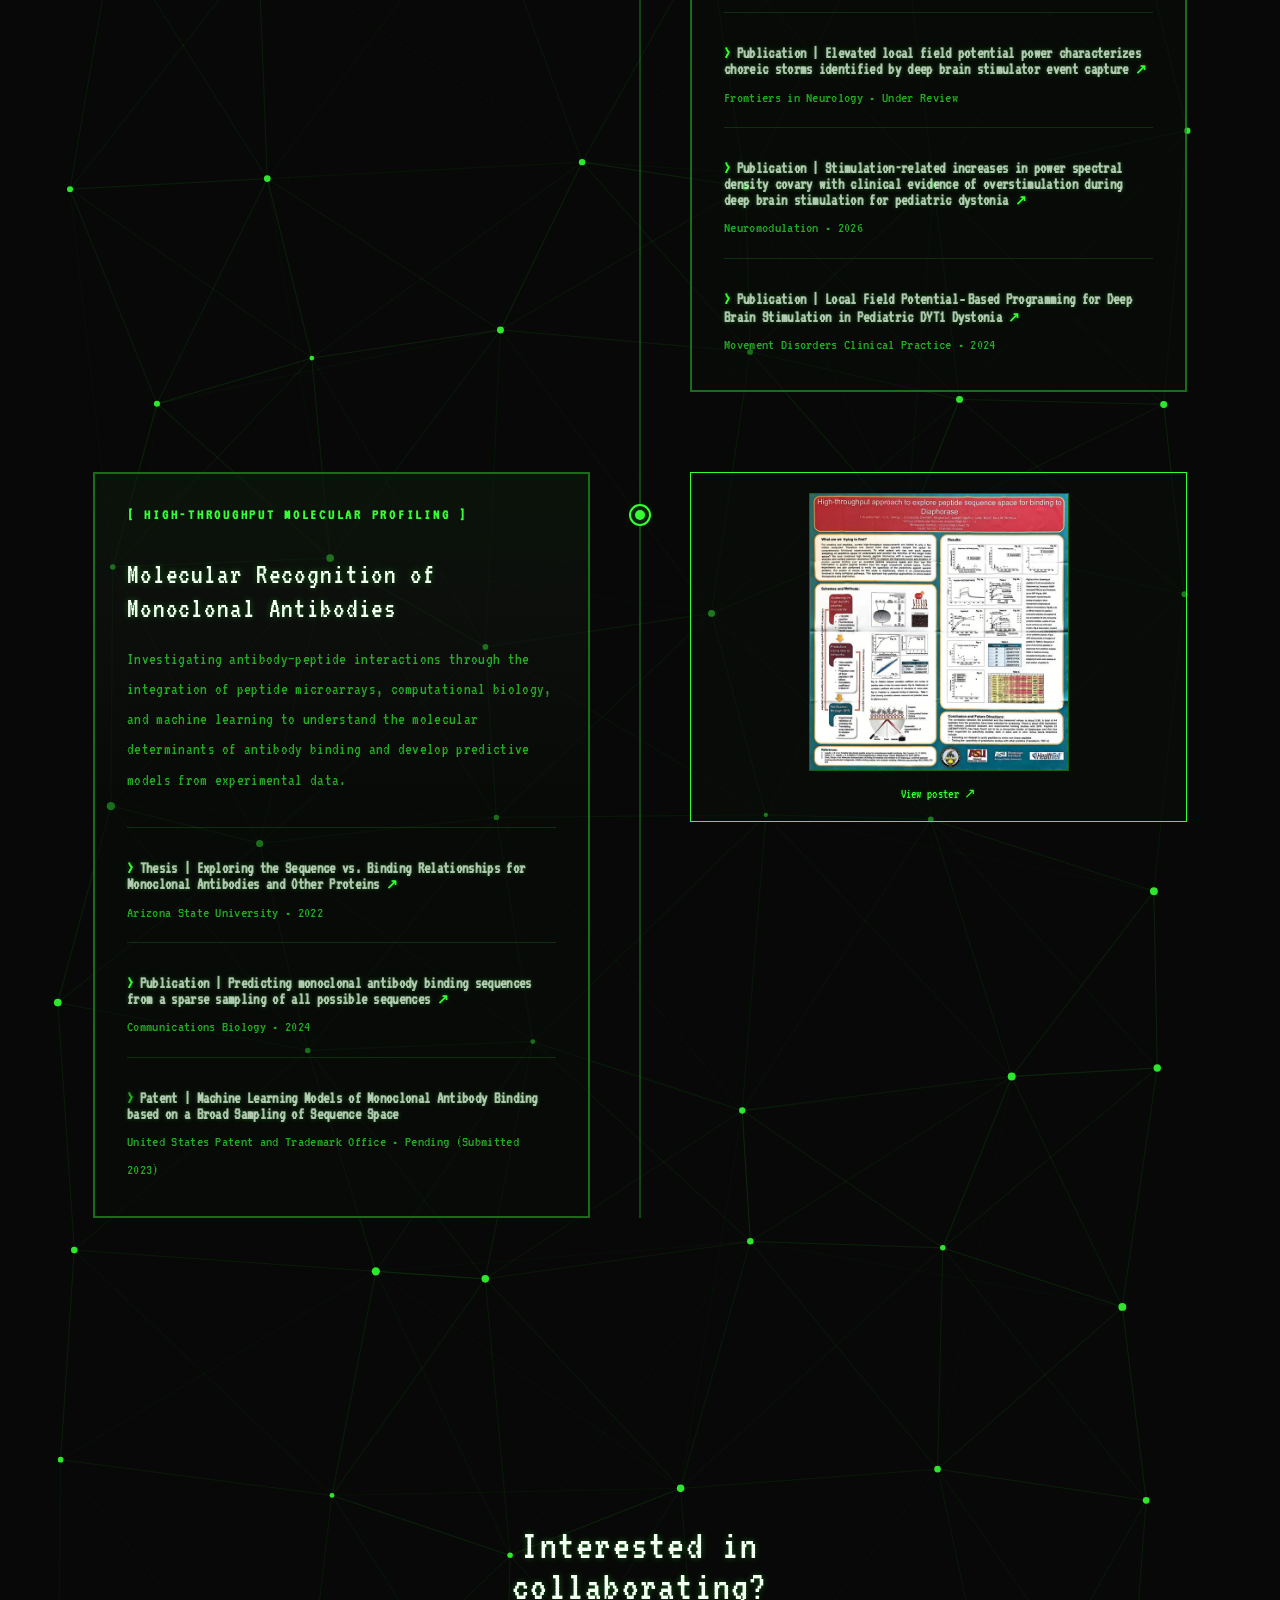
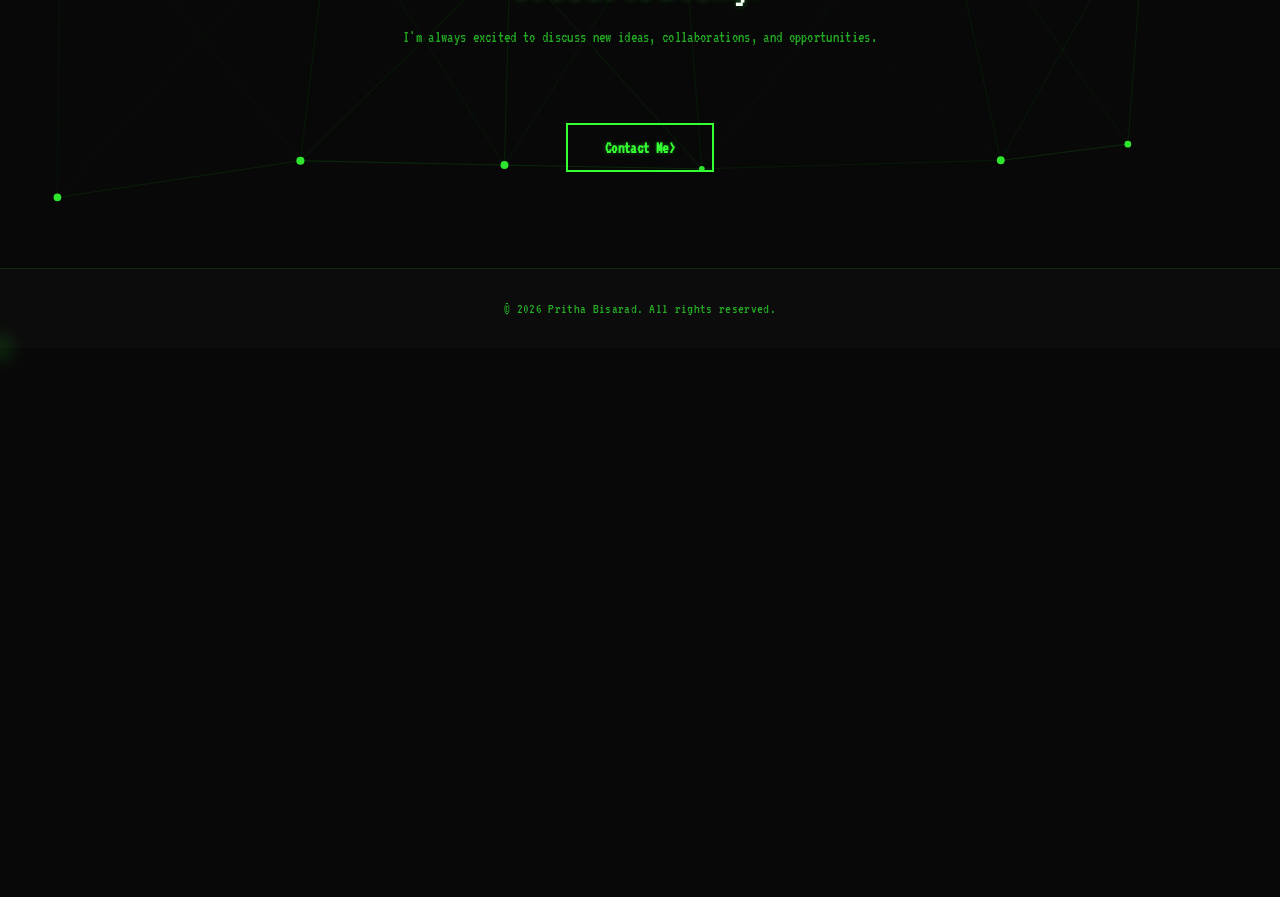
<file: research.html>
<!-- deploy-version: 3 -->
<!DOCTYPE html>
<html lang="en">

<head>

<script>
(function(){
    var saved = localStorage.getItem("theme");
    if (saved === "light") {
        document.documentElement.setAttribute("data-theme", "light");
    }
})();
</script>

<meta charset="UTF-8">

<meta name="viewport" content="width=device-width, initial-scale=1.0">

<meta name="description"
content="Research by Pritha Bisarad integrating human genetics, computational biology, and neuromodulation to understand neurological disease and develop precision therapeutic strategies.">

<title>Research | Pritha Bisarad</title>

<link rel="icon" type="image/svg+xml" href="data:image/svg+xml,%3Csvg xmlns='http://www.w3.org/2000/svg' viewBox='0 0 32 32'%3E%3Crect width='32' height='32' rx='7' fill='%23111111'/%3E%3Cline x1='10' y1='22' x2='22' y2='10' stroke='%2333ff33' stroke-width='1.4' opacity='0.7'/%3E%3Cline x1='22' y1='10' x2='24' y2='23' stroke='%2333ff33' stroke-width='1.4' opacity='0.7'/%3E%3Ccircle cx='10' cy='22' r='2.6' fill='%2333ff33'/%3E%3Ccircle cx='22' cy='10' r='2.6' fill='%2333ff33'/%3E%3Ccircle cx='24' cy='23' r='2.2' fill='%2333ff33'/%3E%3C/svg%3E">

<meta property="og:type" content="website">
<meta property="og:title" content="Research | Pritha Bisarad">
<meta property="og:description" content="Research integrating human genetics, computational biology, and neuromodulation to understand neurological disease.">
<meta property="og:url" content="https://bisaradpritha.github.io/research.html">
<link rel="canonical" href="https://bisaradpritha.github.io/research.html">
<meta property="og:image" content="https://bisaradpritha.github.io/images/profile.jpg">
<meta name="twitter:card" content="summary_large_image">
<meta name="twitter:title" content="Research | Pritha Bisarad">
<meta name="twitter:description" content="Research integrating human genetics, computational biology, and neuromodulation to understand neurological disease.">
<meta name="twitter:image" content="https://bisaradpritha.github.io/images/profile.jpg">
     
 <!-- Google Fonts -->
<link rel="preconnect" href="https://fonts.googleapis.com">
<link rel="preconnect" href="https://fonts.gstatic.com" crossorigin>

<link href="https://fonts.googleapis.com/css2?family=DM+Serif+Display:ital@0;1&family=Manrope:wght@300;400;500;600;700;800&family=VT323&display=swap" rel="stylesheet">

<!-- My CSS -->
<link rel="stylesheet" href="style.css">
<link rel="stylesheet" href="retro-theme.css">

</head>

<body>

<a href="#research-page" class="skip-link">Skip to content</a>

<div class="crt-overlay" aria-hidden="true"></div>

    <header>

        <nav class="navbar">

            <a href="index.html" class="logo">
                <svg class="logo-mark" viewBox="0 0 36 36" aria-hidden="true">
                    <circle class="logo-ring" cx="18" cy="18" r="16.5" fill="none" stroke="#33ff33" stroke-width="1.4"></circle>
                    <line x1="12" y1="23" x2="22" y2="12" stroke="#33ff33" stroke-width="1.4"></line>
                    <line x1="22" y1="12" x2="25" y2="23" stroke="#33ff33" stroke-width="1.4"></line>
                    <circle cx="12" cy="23" r="2.6" fill="#33ff33"></circle>
                    <circle cx="22" cy="12" r="2.6" fill="#33ff33"></circle>
                    <circle cx="25" cy="23" r="2.2" fill="#33ff33"></circle>
                </svg>
                <span class="logo-text">Pritha Bisarad</span>
            </a>

            <button class="nav-toggle" aria-label="Toggle menu" aria-expanded="false" aria-controls="primary-nav">
                <span></span>
                <span></span>
                <span></span>
            </button>

            <ul class="nav-links" id="primary-nav">
                <li><a href="index.html">Home</a></li>
                <li><a href="about.html">About Me</a></li>
                <li><a href="research.html" class="active">Research</a></li>
                <li><a href="contact.html">Contact</a></li>
                 <li><a href="assets/Bisarad_Pritha_CV.pdf" target="_blank" rel="noopener noreferrer">Download CV</a></li>
            </ul>

        </nav>

    </header>

    <button id="themeToggle" class="theme-switch" role="switch" aria-checked="false" aria-label="Switch to light mode">
        <span class="theme-switch-track">
            <span class="theme-switch-knob"></span>
        </span>
    </button>
    <!-- =====================================
     Research Hero
     ===================================== -->
    <main id="research-page">

        <canvas class="ambient-network"></canvas>

         <section class="research-hero reveal">

    
              <div class="container">

        <h1>Research</h1>

        <p>
            My research integrates genetics, multiomics, computational biology,
            and neuromodulation to better understand neurological movement disorders
            and develop precision therapeutic strategies.
        </p>

    </div>

</section>


<!-- =====================================
     Research Timeline
===================================== -->

<section class="research-timeline">

    <div class="timeline">
          <div class="timeline-spine"></div>
                     <div class="timeline-item left">
               
                         <div class="timeline-node">
                              <div class="node-core"></div>
                         </div>
                    
                          <article class="timeline-card glass reveal">
                    
                            <span class="research-topic">
                    
                                Genetics of Movement Disorders
                    
                            </span>
                    
                            <h2>
                    
                                Decoding Early-Onset Movement Disorders
                    
                            </h2>
                    
                            <p>
                    
                                Understanding the genetic architecture of rare neurological movement
                                disorders through genome sequencing, variant prioritization,
                                and functional genomics.
                    
                            </p>
                    
                           <div class="publication-list">
               
                              
                                  <article class="publication">
                              
                                      <a href="https://pmc.ncbi.nlm.nih.gov/articles/PMC12637781/" target="_blank" rel="noopener noreferrer"><h3>
                                          Publication | Recessive genomic and phenotypic variation in consanguineous families with cerebral palsy
                                      </h3></a>
                              
                                      <p>
                                          MedRxiv • 2025 • Nature Communications • Under Review
                                      </p>
                              
                                  </article>
                              
                                  <article class="publication">
                              
                                      <a href="https://onlinelibrary.wiley.com/doi/10.1111/cge.70166" target="_blank" rel="noopener noreferrer"><h3>
                                          Publication | Expanding the Phenotypic Spectrum of the Recurrent De Novo FBXO31 p.Asp334Asn Variant: Evidence for a Novel Neurodevelopmental Disorder (Kruer Syndrome)
                                      </h3></a>
                              
                                      <p>
                                          Clinical Genetics • 2026
                                      </p>
                              
                                  </article>

                                  <article class="publication">

                                      <a href="https://pmc.ncbi.nlm.nih.gov/articles/PMC11608842/" target="_blank" rel="noopener noreferrer"><h3>
                                          Publication | Novel KIF26A Variants Associated with Pediatric Intestinal Pseudo-Obstruction (PIPO) and Brain Developmental Defects
                                      </h3></a>

                                      <p>
                                          Clinical Genetics • 2025
                                      </p>

                                  </article>
                              
                              </div>
                    
                             </article>
                    
                             <a href="assets/posters/cerebral-palsy-poster.jpg"
                                target="_blank"
                                rel="noopener noreferrer"
                                class="poster-preview reveal">
                                <img src="assets/posters/cerebral-palsy-poster-thumb.jpg"
                                     alt="Poster: Analysis of a Multiplex, Autozygous Cohort Uncovers Recessive Forms of Cerebral Palsy"
                                     width="600" height="300" loading="lazy">
                                <span class="poster-caption">View poster</span>
                             </a>

                         </div>
               
                         <div class="timeline-item right">
                    
                                  <div class="timeline-node">
                                       <div class="node-core"></div>
                                  </div>
                              
                                  <article class="timeline-card glass reveal">
                              
                                      <span class="research-topic">
                              
                                          Deep Brain Stimulation
                              
                                      </span>
                              
                                      <h2>
                              
                                          Interpreting Neural Signals to Guide Therapy
                              
                                      </h2>
                              
                                      <p>
                              
                                        Utilizing pallidal local field potential recordings to characterize the neurophysiology 
                                        of movement disorders such as dystonia and chorea, with the goal of improving deep brain 
                                        stimulation programming and therapeutic outcomes.
                              
                                      </p>
                              
                                 <div class="publication-list">

                                        <article class="publication">
                                   
                                           <a href="https://www.sciencedirect.com/science/article/abs/pii/S1094715926001236" target="_blank" rel="noopener noreferrer"><h3>
                                               Publication | Elevated local field potential power characterizes choreic storms identified by deep brain stimulator event capture 

                                           </h3></a>
                                   
                                           <p>
                                               Fromtiers in Neurology • Under Review
                                           </p>
                                        
                                            </article>
               
                                            <article class="publication">
                                        
                                                <a href="https://www.sciencedirect.com/science/article/abs/pii/S1094715926001236" target="_blank" rel="noopener noreferrer"><h3>
                                                    Publication | Stimulation-related increases in power spectral density covary with clinical evidence of overstimulation during deep brain stimulation for pediatric dystonia
                                                </h3></a>
                                        
                                                <p>
                                                    Neuromodulation • 2026
                                                </p>
                                        
                                            </article>
                                        
                                            <article class="publication">
                                        
                                                <a href="https://pmc.ncbi.nlm.nih.gov/articles/PMC11802634/" target="_blank" rel="noopener noreferrer"><h3>
                                                    Publication | Local Field Potential‐Based Programming for Deep Brain Stimulation in Pediatric DYT1 Dystonia
                                                </h3></a>
                                        
                                                <p>
                                                    Movement Disorders Clinical Practice • 2024
                                                </p>
                                        
                                            </article>
                                      
                                       
                                        </div>
                              
                                  </article>
                              
                                  <div class="poster-placeholder reveal">
                                      <span>Poster coming soon</span>
                                  </div>

                              </div>
               
                              <div class="timeline-item left">
                              
                                  <div class="timeline-node">
                                       <div class="node-core"></div>
                                  </div>
                              
                                  <article class="timeline-card glass reveal">
                              
                                      <span class="research-topic">
                              
                                          High-Throughput Molecular Profiling
                              
                                      </span>
                              
                                      <h2>
                              
                                          Molecular Recognition of Monoclonal Antibodies
                              
                                      </h2>
                              
                                      <p>
                              
                                        Investigating antibody–peptide interactions through the integration of 
                                        peptide microarrays, computational biology, and machine learning to 
                                        understand the molecular determinants of antibody binding and develop 
                                        predictive models from experimental data.
                              
                                      </p>
                              <div class="publication-list">
               
                                       <article class="publication">

                                           <a href="https://www.proquest.com/openview/9116b0ce5e7d0b478ad7956d0489de7f/1?pq-origsite=gscholar&cbl=18750&diss=y" target="_blank" rel="noopener noreferrer"><h3>
                                               Thesis | Exploring the Sequence vs. Binding Relationships for Monoclonal Antibodies and Other Proteins
                                           </h3></a>

                                           <p>
                                               Arizona State University • 2022
                                           </p>

                                       </article>

                                       <article class="publication">
                                   
                                           <a href="https://www.nature.com/articles/s42003-024-06650-3" target="_blank" rel="noopener noreferrer"><h3>
                                               Publication | Predicting monoclonal antibody binding sequences from a sparse sampling of all possible sequences
                                           </h3></a>
                                   
                                           <p>
                                               Communications Biology • 2024
                                           </p>
                                   
                                       </article>
                                   
                                       <article class="publication">
                                   
                                           <h3>
                                               Patent | Machine Learning Models of Monoclonal Antibody Binding based on a Broad Sampling of Sequence Space
                                           </h3>
                                   
                                           <p>
                                               United States Patent and Trademark Office • Pending (Submitted 2023)
                                           </p>

                                       </article>
                                   
                                   </div>
                              
                                  </article>
                              
                                  <a href="assets/posters/omics-poster.jpg"
                                     target="_blank"
                                     rel="noopener noreferrer"
                                     class="poster-preview reveal">
                                      <img src="assets/posters/omics-poster-thumb.jpg"
                                           alt="Poster: High-Throughput Approach to Explore Peptide Sequence Space for Binding to Diaphorase"
                                           width="600" height="642" loading="lazy">
                                      <span class="poster-caption">View poster</span>
                                  </a>

                              </div>
    </div>

</section>


<!-- =====================================
     Collaboration CTA
===================================== -->

<section class="research-cta reveal">

    <h2>Interested in collaborating?</h2>

    <p>
        I'm always excited to discuss new ideas,
        collaborations, and opportunities.
    </p>

    <a href="contact.html"
       class="cta-btn">
       Contact Me
    </a>

</section>

    </main>

<footer>
    <p>&copy; <span id="year"></span> Pritha Bisarad. All rights reserved.</p>
</footer>

<script>
    document.getElementById("year").textContent = new Date().getFullYear();
</script>
     
<div id="cursor-glow"></div>
<div id="cursor-trail"></div>

<script src="cursor.js"></script>
<script src="script.js" defer></script>

<button id="backToTop" class="back-to-top" aria-label="Back to top">
    <svg viewBox="0 0 24 24" fill="none" stroke="currentColor" stroke-width="2" stroke-linecap="round" stroke-linejoin="round" aria-hidden="true">
        <line x1="12" y1="19" x2="12" y2="5"></line>
        <polyline points="5 12 12 5 19 12"></polyline>
    </svg>
</button>


</body>

</html>
</file>
<file: style.css>
/* deploy-version: 4 */
/* =====================================
   Global reset
   Without this, any element that sets both
   width and padding renders WIDER than its
   declared width (padding adds on top by
   default), which is exactly what pushes
   layouts past the viewport edge on narrow
   phones and reads as things being
   "shifted"/cut off on one side.
===================================== */

*,
*::before,
*::after{

    box-sizing:border-box;

}

:root{

    --bg: #080808;

    --surface: #0f0f0f;

    --accent: #33ff33;

    /* Raw R,G,B triplet (no alpha) — lets every hardcoded
       rgba(var(--accent-rgb),X) elsewhere in this file become
       rgba(var(--accent-rgb),X) instead, so a single
       variable redefinition under [data-theme="light"]
       retints every glow, border, and background at once
       rather than needing ~40 individual overrides. */
    --accent-rgb: 51,255,51;

    /* Surface tones — header/scrollbar (near-black, close to
       --bg), visible card backgrounds (a touch lighter than
       --bg so cards read as distinct surfaces), and a subtle
       overlay tone (footer, vignette). These were previously
       hardcoded rgba(var(--surface-rgb),...) / rgba(var(--card-bg-rgb),...) /
       rgba(var(--overlay-rgb),...) throughout the file — dark-neutral
       values that were never green to begin with, so they
       were missed entirely by the accent-color conversion
       above. Converting them the same way now. */
    --surface-rgb: 8,8,8;
    --card-bg-rgb: 10,14,10;
    --overlay-rgb: 17,17,17;

    --text: #33ff33;

    --text-muted: rgba(var(--accent-rgb),.65);

    /* A little white breaks up an entirely-green page —
       reserved specifically for primary headings, so it
       reads as intentional hierarchy (white = main content,
       green = labels/metadata/chrome) rather than random
       inconsistency. */
    --heading-accent: #f2fff2;

    /* Same white, dimmed via opacity — for secondary/nested
       titles (a publication title inside a card, a card's
       own h3) so they read as "part of the white tier" but
       one step down from page-level h1/h2. */
    --heading-accent-muted: rgba(242,255,242,.72);

    /* =====================================
       Spacing Scale (4px base unit)
       Use for margin/padding/gap everywhere
       instead of one-off px/rem values.
    ===================================== */

    --space-1: 0.25rem;   /* 4px  */
    --space-2: 0.5rem;    /* 8px  */
    --space-3: 0.75rem;   /* 12px */
    --space-4: 1rem;      /* 16px */
    --space-5: 1.5rem;    /* 24px */
    --space-6: 2rem;      /* 32px */
    --space-7: 2.5rem;    /* 40px */
    --space-8: 3rem;      /* 48px */
    --space-9: 4rem;      /* 64px */
    --space-10: 5rem;     /* 80px */
    --space-11: 6rem;     /* 96px */
    --space-12: 8rem;     /* 128px */

    /* Fluid section-level spacing, all derived
       from the same scale so pages feel consistent */

    --space-section-y: clamp(var(--space-11), 8vw, var(--space-12));
    --space-hero-y: clamp(var(--space-9), 10vw, var(--space-12));
    --space-card-pad: clamp(var(--space-6), 2.5vw, var(--space-7));
    --space-stack: clamp(var(--space-8), 6vw, var(--space-10));

    /* =====================================
       Type Scale
       All headings/body copy pull from here
       so every page reads as one system.
    ===================================== */

    --text-hero: clamp(3rem, 6vw, 4.5rem);
    --text-h1: clamp(2.5rem, 2.4vw + 1rem, 4rem);
    --text-h2: clamp(2.3rem, 2vw + 1rem, 3.6rem);
    --text-h3: clamp(1.3rem, .5vw + 1.1rem, 1.8rem);
    --text-body-lg: clamp(1.05rem, .4vw + .95rem, 1.25rem);
    --text-body: 1rem;
    --text-small: 0.9rem;

    --leading-tight: 1.2;
    --leading-normal: 1.6;
    --leading-relaxed: 1.8;

    /* =====================================
       Secondary accent — monochrome retro theme
       uses the same green as the primary accent.
       Kept as a separate variable (rather than
       deleted) since many rules reference
       --accent-2 specifically; this way nothing
       downstream needs to change.
    ===================================== */

    --accent-2: #33ff33;
    --accent-2-soft: rgba(var(--accent-rgb),.16);
    --accent-2-glow: rgba(var(--accent-rgb),.35);

}

/* =====================================
   Reduced motion
   All decorative motion below (reveals, tilt,
   magnetic buttons, ambient network, cursor
   trail) is skipped for users who've asked
   the OS/browser for less motion.
===================================== */

@media (prefers-reduced-motion: reduce){

    *{
        animation-duration:.001ms !important;
        animation-iteration-count:1 !important;
        transition-duration:.001ms !important;
        scroll-behavior:auto !important;
    }

}

/* =====================================
   Focus states
   Visible, on-theme focus rings for keyboard
   navigation. Browser default outlines are
   inconsistent against a dark glass UI, so
   every interactive element gets an explicit,
   deliberate one instead of losing it silently.
===================================== */

a,
button,
.cta-btn,
.contact-card,
.dot,
#prev,
#next{

    outline-offset:3px;

}

a:focus-visible,
button:focus-visible,
.cta-btn:focus-visible,
.contact-card:focus-visible,
.dot:focus-visible,
#prev:focus-visible,
#next:focus-visible{

    outline:2px solid var(--accent-2);
    outline-offset:3px;
    border-radius:4px;

}

.cta-btn:focus-visible{

    border-radius:0;

}

.contact-card:focus-visible,
.interest-card:focus-visible,
.publication-card:focus-visible,
.timeline-card:focus-visible{

    outline:2px solid var(--accent-2);
    outline-offset:3px;
    border-radius:var(--radius-lg);

}

/* Remove the outline for mouse/touch users who
   click rather than tab — :focus-visible above
   already covers keyboard users properly. */

a:focus:not(:focus-visible),
button:focus:not(:focus-visible){

    outline:none;

}

html{
    margin:0;
    padding:0;
}

body{
    margin:0;
    padding:0;
    min-height:100vh;
    overflow-x:hidden;
}

body{
    font-family:'VT323', monospace;
    overflow-x:hidden;
    background:var(--bg);
    letter-spacing:.02em;
}

/* =====================================
   Skip link
   Off-screen until keyboard-focused, then
   slides into view at the top of the page —
   standard pattern letting keyboard/screen-
   reader users jump past the nav straight to
   the actual content.
===================================== */

.skip-link{

    position:absolute;
    top:-100px;
    left:1rem;
    z-index:1000;

    padding:.75rem 1.5rem;

    background:var(--bg);
    color:var(--accent);
    border:2px solid var(--accent);

    font-family:'VT323', monospace;
    font-size:1.1rem;

    text-decoration:none;

    transition:top .2s ease;

}

.skip-link:focus{

    top:1rem;

}

/* =====================================
   Back to top
   Hidden (display:none, so it's out of the
   tab order entirely, not just invisible)
   until the page has been scrolled past a
   threshold — toggled via .visible in
   script.js.
===================================== */

.back-to-top{

    display:none;

    align-items:center;
    justify-content:center;

    position:fixed;
    bottom:2rem;
    right:2rem;
    z-index:500;

    width:48px;
    height:48px;

    background:var(--bg);
    border:2px solid var(--accent);
    color:var(--accent);

    cursor:pointer;

    transition:box-shadow .2s ease, border-color .2s ease;

}

.back-to-top.visible{

    display:flex;

}

.back-to-top:hover{

    box-shadow:0 0 20px rgba(var(--accent-rgb),.5);

}

.back-to-top svg{

    width:20px;
    height:20px;

}

/* =====================================
   Custom scrollbar
   Matches the dark/glass theme instead of
   the browser's default light scrollbar.
===================================== */

html{

    scrollbar-width:thin;
    scrollbar-color:var(--accent) rgba(var(--surface-rgb),.4);

}

::-webkit-scrollbar{

    width:10px;

}

::-webkit-scrollbar-track{

    background:rgba(var(--surface-rgb),.4);

}

::-webkit-scrollbar-thumb{

    background:var(--accent);
    border-radius:0;
    border:2px solid transparent;
    background-clip:padding-box;

}

::-webkit-scrollbar-thumb:hover{

    background:var(--accent);
    background-clip:padding-box;

}

/* =====================================
   CRT scanline overlay
   Applied via the .crt-overlay element in
   each page's markup, right after <body>.
===================================== */

body::before{

    content:"";

    position:fixed;
    inset:0;

    z-index:-1;

    pointer-events:none;

    box-shadow:inset 0 0 90px 30px rgba(var(--accent-rgb),.12);

}

.crt-overlay{

    position:fixed;
    inset:0;

    z-index:9997;

    pointer-events:none;

    background:repeating-linear-gradient(
        0deg,
        rgba(0,0,0,0) 0px,
        rgba(0,0,0,0) 1px,
        rgba(0,0,0,.28) 2px,
        rgba(0,0,0,.28) 3px
    );

    mix-blend-mode:multiply;

    animation:crtFlicker 6s infinite;

}

@keyframes crtFlicker{

    0%, 92%, 100%{ opacity:1; }
    93%{ opacity:.85; }
    94%{ opacity:1; }
    96%{ opacity:.92; }

}

body::after{

    content:"";

    position:fixed;
    top:0;
    left:0;
    right:0;

    height:2px;

    background:linear-gradient(180deg, transparent, rgba(var(--accent-rgb),.4), transparent);

    z-index:-1;

    pointer-events:none;

    transform:translateY(-20px);

    animation:crtSweep 6s linear infinite;

}

@keyframes crtSweep{

    0%{ transform:translateY(-20px); opacity:0; }
    5%{ opacity:.4; }
    45%{ opacity:.4; }
    50%{ transform:translateY(100vh); opacity:0; }
    100%{ transform:translateY(100vh); opacity:0; }

}

/* Headings */

h1,
h2{

    font-family:'VT323', monospace;

    font-weight:400;

    letter-spacing:.03em;

    text-shadow:0 0 6px var(--accent-2-glow);

}

h3{

    text-shadow:0 0 4px var(--accent-2-glow);

}

/* Card titles, navigation, buttons */

h3,
h4,
h5,
h6,
.nav-links,
.logo,
.cta-btn,
button{

    font-family:'VT323', monospace;

}


/* =====================================
   Connectome Hero
===================================== */

#connectome-hero{

    position:sticky;
    top:0;

    width:100vw;
    height:100vh;

    overflow:hidden;

    display:flex;
    justify-content:center;
    align-items:center;

}

#hero-intro{

    position:relative;

    width:100vw;
    height:100vh;

    display:flex;
    justify-content:center;
    align-items:center;

    overflow:hidden;

    padding-top:70px;

}

.hero-content{

    position:relative;

    z-index:5;

    display:flex;
    flex-direction:column;
    justify-content:center;
    align-items:center;

    width:min(900px,90%);

    text-align:center;

    color:white;

    opacity:0;
    transform:translateY(60px);

    will-change:opacity, transform;

}

/* Two CTAs side by side — Research Journey stays the primary
   action (full brightness), CV download sits next to it as a
   secondary, lower-emphasis option for anyone who just wants
   the document fast without engaging with the rest of the
   page first. */
.hero-actions{

    display:flex;
    flex-wrap:wrap;
    justify-content:center;
    gap:1rem;

    margin-top:2.5rem;

}

.hero-actions .cta-btn{

    margin-top:0;

}

.cta-btn-secondary{

    border-color:var(--text-muted);
    color:var(--text-muted);

}

.cta-btn-secondary:hover{

    background:var(--text-muted);
    border-color:var(--text-muted);
    color:var(--bg);

    box-shadow:0 0 16px rgba(var(--accent-rgb),.3);

}

.hero-content h1{

    font-size:var(--text-hero);

    margin-bottom:var(--space-2);

    color:var(--heading-accent);

    text-shadow:0 0 8px var(--accent-2-glow), 0 0 20px rgba(var(--accent-rgb),.2);

}

.hero-content h1::before{

    content:"guest@pritha-bisarad:~$ whoami";

    display:block;

    overflow:hidden;

    white-space:nowrap;

    width:0;

    margin:0 auto .75rem;

    border-right:2px solid var(--text-muted);

    font-size:1rem;

    color:var(--text-muted);

    text-shadow:none;

    letter-spacing:0;

    animation:
        heroTyping 1.5s steps(30) forwards,
        heroPromptCursor .8s step-end infinite;

    /* Paused until .hero-content picks up .typing-active —
       otherwise this starts counting down the moment the
       page loads, while .hero-content itself is still
       invisible (opacity:0) waiting on the scroll-linked
       reveal. By the time a visitor actually scrolls far
       enough to see it, the animation would already be long
       finished offscreen and they'd only ever see the end
       state. */
    animation-play-state:paused;

}

@keyframes heroTyping{

    to{ width:30ch; }

}

@keyframes heroPromptCursor{

    0%, 100%{ border-color:var(--text-muted); }
    50%{ border-color:transparent; }

}

/* "Hello!" and its cursor stay invisible until the prompt
   line above finishes typing (1.5s), then fade in — reads
   as the terminal "responding" to the command rather than
   everything appearing at once. */

.hero-typed{

    display:inline-block;

    opacity:0;

    animation:heroTypedReveal .35s ease 1.5s forwards;

    animation-play-state:paused;

}

@keyframes heroTypedReveal{

    to{ opacity:1; }

}

.hero-cursor{

    animation:blink 1s step-end infinite;

    animation-play-state:paused;

}

/* Set by JS the first moment the scroll-linked hero reveal
   begins — starts all three animations above together, so
   the typing effect actually plays while a visitor is
   watching it rather than having already finished
   invisibly. */
.hero-content.typing-active h1::before,
.hero-content.typing-active .hero-typed,
.hero-content.typing-active .hero-cursor{

    animation-play-state:running;

}

@keyframes blink{

    0%, 100%{ opacity:1; }
    50%{ opacity:0; }

}

.hero-content p{

    font-size:var(--text-body-lg);

    color:var(--text-muted);

}

.hero-content p::before{

    content:"# ";

    color:rgba(var(--accent-rgb),.4);

}

.hero-content.visible{

    opacity:1;

    transform:translateY(0);

}

#connectomeCanvas{

    position:absolute;

    inset:0;

    width:100%;

    height:100%;

    pointer-events:none;

    z-index:1;

    transform-origin:center center;

}


.nav-links{
    display:flex;
    gap:40px;

    list-style:none;

    margin:0;
    padding:0;
}

/* =====================================
   Mobile Nav Toggle
   Hidden on desktop; becomes the visible
   menu control under 768px, where .nav-links
   collapses into a dropdown instead of
   trying to fit 4 links + logo on one line.
===================================== */

.nav-toggle{

    display:none;

    flex-direction:column;

    justify-content:center;

    gap:5px;

    width:36px;
    height:36px;

    padding:0;

    background:none;

    border:none;

    cursor:pointer;

    z-index:1001;

}

.nav-toggle span{

    display:block;

    width:100%;

    height:2px;

    border-radius:2px;

    background:var(--text);

    transition:
        transform .3s ease,
        opacity .3s ease;

}

.nav-toggle[aria-expanded="true"] span:nth-child(1){

    transform:translateY(7px) rotate(45deg);

}

.nav-toggle[aria-expanded="true"] span:nth-child(2){

    opacity:0;

}

.nav-toggle[aria-expanded="true"] span:nth-child(3){

    transform:translateY(-7px) rotate(-45deg);

}

@media (max-width:768px){

    .navbar{

        padding:0 20px;

    }

    .nav-toggle{

        display:flex;

    }

    .nav-links{

        position:fixed;

        top:70px;

        left:0;

        right:0;

        flex-direction:column;

        gap:0;

        max-height:0;

        overflow:hidden;

        background:rgba(var(--surface-rgb),.96);

        backdrop-filter:none;

        border-bottom:1px solid var(--accent);

        transition:max-height .35s ease;

    }

    .nav-links.open{

        max-height:400px;

    }

    .nav-links li{

        width:100%;

    }

    .nav-links a{

        display:block;

        padding:18px 24px;

        width:100%;

    }

    .nav-links a::after{

        display:none;

    }

}

header{

    position:fixed;

    top:0;
    left:0;

    width:100%;

    z-index:1000;

    backdrop-filter:none;

    background:rgba(var(--surface-rgb),.92);

    border-bottom:1px solid var(--accent);

    transition:
        transform .4s ease,
        background .35s ease;
}

/* Added by JS once the page has scrolled a bit,
   so the header always shows plain at the very top */
header.header-scrolled{

    background:rgba(var(--surface-rgb),.96);

}

/* Added by JS on scroll-down, removed on scroll-up */
header.header-hidden{

    transform:translateY(-100%);

}

.navbar{

    max-width:1300px;

    margin:auto;

    height:70px;

    padding:0 40px;

    display:flex;

    justify-content:space-between;

    align-items:center;
}

.logo{

    display:flex;

    align-items:center;

    gap:10px;

    color:var(--heading-accent);

    text-decoration:none;

    font-size:1.3rem;

    font-weight:600;

    letter-spacing:.5px;
}

/* The site-wide rule grouping .logo in with nav links/buttons
   sets Manrope — that's right for the rest of that group, but
   the wordmark itself should match the serif used for every
   other heading on the site (h1/h2), not the UI sans. */
.logo-text{

    font-family:'VT323', monospace;

    font-weight:400;

    font-size:1.7rem;

    text-shadow:0 0 6px var(--accent-2-glow);

}

.logo-mark{

    flex-shrink:0;

    width:34px;
    height:34px;

}

.logo-mark circle.logo-ring{

    transition:stroke .3s ease;

}

.logo:hover .logo-ring{

    stroke:var(--accent-2);

}

/* Below ~400px the icon + full name + hamburger button
   is too tight — keep the mark, drop the wordmark. */
@media (max-width:400px){

    .logo-text{

        display:none;

    }

}

.nav-links a{

    position:relative;

    color:var(--accent);

    text-decoration:none;

    font-size:1.15rem;

    padding:4px 8px;

    text-shadow:0 0 4px var(--accent-2-glow);

    transition:none;
}

.nav-links a::after{

    display:none;

}

.nav-links a:hover,
.nav-links a.active{

    background:var(--accent);
    color:var(--bg);
    text-shadow:none;
}

/* Active page gets its own blinking cursor — "Contact_" —
   reusing the same terminal-prompt cue as the hero, so it
   reads as "you are here" rather than just a color swap. */
.nav-links a.active::after{

    content:"_";

    display:inline;

    color:var(--bg);

    animation:blink 1s step-end infinite;

}
/* =====================================
   Hero Network Overlay
===================================== */

.network-overlay{

    position:absolute;

    inset:0;

    pointer-events:none;

    z-index:1;

}


/* =====================================
   Pulse Animation
===================================== */

@keyframes hubPulse{

    0%,100%{

        transform:scale(1);

        opacity:.8;

    }

    50%{

        transform:scale(1.5);

        opacity:1;

    }

}


/* =====================================
   Overview Section
===================================== */

#overview{

    position:relative;

    min-height:100vh;

    padding:var(--space-hero-y) 0;

    display:flex;

    align-items:center;

    overflow:hidden;

}


/* =====================================
   Overview Content
===================================== */

#overview .container{

    padding:0 clamp(12px,2vw,24px);

    position:relative;

    z-index:1;

    width:min(1280px,92%);

    margin:auto;

    display:flex;

    flex-direction:column;
    
    justify-content:center;

}

#overview h2{

    color:var(--heading-accent);

    font-size:clamp(2.3rem, 2vw + 1rem, 3.6rem);

    text-align:center;

    margin-bottom:18px;

}

#overview h2::before,
#publications h2::before{

    content:"> ";
    color:var(--text-muted);

}

.overview-subtitle{

    max-width:min(760px, 90%);

    margin:0 auto clamp(48px,6vh,80px);

    text-align:center;

    color:var(--heading-accent-muted);

    font-size:clamp(1rem, .4vw + .9rem, 1.25rem);

    line-height:1.8;

}

/* =====================================
   Research Interest Cards
===================================== */

.interest-grid{

    display:grid;

    grid-template-columns:repeat(4, 1fr);

    gap:clamp(96px,3vw,180px);

    margin-top:clamp(64px,8vh,120px);
    
    justify-items:center;

    position:relative;

    z-index:1;

}

.interest-grid::before{

    content:"";

    position:absolute;

    left:12%;

    right:12%;

    top:calc(clamp(28px,2vw,42px) + clamp(140px,10vw,180px) / 2);;

    height:2px;

    background:linear-gradient(
    90deg,
    transparent,
    rgba(var(--accent-rgb),.25) 12%,
    rgba(var(--accent-rgb),.25) 88%,
    transparent);

}

/* =====================================
   Interest Line Pulse
   A small glowing dot travels the connecting
   line left-to-right, then pauses before firing
   again — reads as a signal/impulse traveling
   the line rather than continuous motion,
   echoing the "neural signal" theme.
===================================== */

.interest-grid::after{

    content:"";

    position:absolute;

    top:calc(clamp(28px,2vw,42px) + clamp(140px,10vw,180px) / 2 - 3px);;

    left:12%;

    width:6px;
    height:6px;

    border-radius:50%;

    background:var(--accent);

    box-shadow:
        0 0 8px 2px rgba(var(--accent-rgb),.85),
        0 0 18px 5px rgba(var(--accent-rgb),.35);

    opacity:0;

    pointer-events:none;

    z-index:0;

    animation:interestPulse 8s cubic-bezier(.45,0,.2,1) infinite;

}

@keyframes interestPulse{

    0%{

        left:12%;
        opacity:0;

    }

    4%{

        opacity:1;

    }

    32%{

        left:88%;
        opacity:1;

    }

    38%,
    100%{

        left:88%;
        opacity:0;

    }

}



.interest-card{

    background:rgba(var(--card-bg-rgb),.6);

    border:1px solid var(--accent);

    border-radius:0;

    padding:clamp(28px,2vw,42px)
        clamp(22px,2vw,34px);

    min-height:clamp(180px,22vh,240px);

    position:relative;

    /* Without this, the pulse's ::after (which conceptually
       sits "after" the cards in paint order) would render on
       top of them instead of passing behind, like the static
       connector line already correctly does. */
    z-index:1;

    overflow:hidden;

    backdrop-filter:none;
    -webkit-backdrop-filter:none;

    transition:
        border-color .2s ease,
        box-shadow .2s ease;

    display:flex;

    flex-direction:column;

    align-items:center;

    text-align:center;

    width:100%;
    
    max-width:clamp(240px,18vw,300px);

}

.interest-card::before{

    display:none;

}

.interest-card:hover{

    transform:none;

    border-color:var(--accent);

    box-shadow:0 0 26px rgba(var(--accent-rgb),.55);

}

.interest-card h3{

    color:var(--heading-accent-muted);

    font-size:clamp(1.05rem,.4vw + .95rem,1.3rem);

    font-weight:600;

    margin-bottom:14px;

    line-height:1.35;

}

.interest-card p{

    color:var(--text-muted);

    font-size:clamp(.9rem,.3vw + .85rem,1.05rem);

    line-height:1.6;

}

.interest-icon{

    width:clamp(140px,10vw,180px);

    height:clamp(140px,10vw,180px);

    margin:0 auto 24px;

    display:flex;
    justify-content:center;
    align-items:center;

    border:1px solid var(--accent);
    border-radius:50%;

    background:rgba(var(--accent-rgb),.04);

    color:var(--accent);

    position:relative;

    z-index:2;

}

.interest-icon img{

    width:clamp(112px,8vw,140px);

    height:clamp(112px,8vw,140px);

    object-fit:contain;

    display:block;

}

.interest-icon{

    color:var(--accent);

}

.interest-icon svg{

    width:clamp(64px,4.5vw,80px);

    height:clamp(64px,4.5vw,80px);

    display:block;

}


/* =====================================
   Tablet
===================================== */

@media (max-width:1200px){

    .interest-grid{

        grid-template-columns:repeat(2,1fr);

        gap:48px;

    }

    .interest-grid::before{

        display:none;

    }

    .interest-grid::after{

        display:none;

    }

}

/* =====================================
   Mobile
===================================== */

@media (max-width:768px){

    #overview{

        padding:80px 0;

    }

    #overview h2{

        font-size:2.2rem;

    }

    .overview-subtitle{

        font-size:1rem;

        margin-bottom:48px;

    }

    .interest-grid{

        grid-template-columns:1fr;

        gap:32px;

    }

    .interest-card{

        max-width:420px;

        width:100%;

        margin:0 auto;

    }

}

/* =============================
Recent Publication Section 
================================*/
#publications{

    position:relative;

    min-height:100vh;

    padding:var(--space-hero-y) 0;

    display:flex;

    align-items:center;

    overflow:hidden;

}

#publications .container{

    width:min(900px,90%);

    margin:auto;

    display:flex;

    flex-direction:column;

    gap:28px;     /* <-- controls spacing */

    justify-content:center;
    
    height:100%;

}

#publications h2{

    color:var(--heading-accent);

    font-family:'VT323', monospace;

    font-size:clamp(2.5rem,2.4vw + 1rem,4rem);

    text-align:center;

    margin-bottom:clamp(18px,2vh,28px);

}


.publication-card{

    background:rgba(var(--card-bg-rgb),.5);

    border:1px solid var(--accent);

    backdrop-filter:none;
    -webkit-backdrop-filter:none;

    box-shadow:none;

    transition:
        border-color .2s ease,
        box-shadow .2s ease;

    border-radius:0;

    padding:32px;

    overflow:hidden;

    display:flex;

    align-items:flex-start;
    
    gap:28px;
    
    position:relative;
    
    margin-bottom:clamp(18px,2vh,30px);

}

.glass.publication-card:hover{

    transform:none;

    border-color:var(--accent);

    box-shadow:0 0 26px rgba(var(--accent-rgb),.55);

}

.publication-thumbnail{

    flex-shrink:0;

    width:72px;

    display:flex;

    justify-content:center;

    align-items:flex-start;

}

.publication-thumbnail svg{

    width:96px;
    height:96px;

    display:block;

    color:var(--accent);

    transition:transform .35s ease;

}

.publication-info{

    flex:1;

}

.publication-info a{

    text-decoration:none;

}

.publication-info h3{

    margin:0 0 12px;

    color:var(--heading-accent-muted);

    text-shadow:0 0 4px var(--accent-2-glow);

    transition:none;

}

.publication-info p{

    margin:0;

    color:var(--text-muted);

}

.publication-card:hover .publication-thumbnail svg{

    transform:
        rotate(-3deg)
        translateY(-2px)
        scale(1.04);

}

.publication-card:hover .publication-info h3{

    color:var(--heading-accent-muted);

}

/* =====================
       Footer 
======================== */
footer {
    width: 100%;
    padding: 2rem 0;
    margin-top: 0;

    text-align: center;

    color: var(--text-muted);
    font-size: 0.9rem;

    backdrop-filter: blur(14px);
    -webkit-backdrop-filter: blur(14px);

    background: rgba(var(--overlay-rgb),.55);

    border-top: 1px solid rgba(var(--accent-rgb),.12);
}

footer p {
    margin: 0;
}

/* ==========================================
   Cursor Particle System
========================================== */

#cursor-trail{
    position:fixed;
    inset:0;

    pointer-events:none;
    z-index:9999;

    overflow:hidden;
}

.cursor-particle{

    position:absolute;

    border-radius:50%;

    transform:translate(-50%,-50%);

    pointer-events:none;

    filter:blur(0.5px);

    animation:particleFade .8s ease-out forwards;

    will-change:transform,opacity;
}

@keyframes particleFade{

    from{

        opacity:.45;

        transform:
            translate(-50%,-50%)
            scale(1);

    }

    to{

        opacity:0;

        transform:
            translate(
                calc(-50% + var(--dx)),
                calc(-50% + var(--dy))
            )
            scale(.15);

    }

}

#cursor-glow{

    position:fixed;

    width:40px;
    height:40px;

    border-radius:50%;

    pointer-events:none;

    background:
        radial-gradient(circle,
        rgba(var(--accent-rgb),.18),
        transparent 70%);

    transform:translate(-50%,-50%);

    filter:blur(8px);

    z-index:9998;

    transition:
        transform .08s linear;

}

/* ===================
    CTA Home Page 
====================== */
.cta-btn{

    display:inline-flex;
    align-items:center;
    justify-content:center;

    margin-top:2.5rem;

    padding:0.9rem 2.3rem;

    border:2px solid var(--accent);
    border-radius:0;

    color:var(--accent);
    text-decoration:none;

    font-weight:600;
    letter-spacing:.4px;

    background:transparent;

    position:relative;
    overflow:hidden;

    text-shadow:0 0 4px var(--accent-2-glow);

    transition:none;

    box-shadow:none;

}

.cta-btn::before{

    display:none;

}

.cta-btn::after{

    content:" >";

}

.cta-btn:hover{

    background:var(--accent);
    color:var(--bg);
    text-shadow:none;
    transform:none;

    box-shadow:
        0 0 26px rgba(var(--accent-rgb),.55);

}

.cta-btn:active{

    transform:none;

}



/* ====================================
        About
        (single consolidated #about rule —
        this used to be declared twice)
======================================= */
#about-page{

    position: relative;

    min-height: 100vh;

    padding: var(--space-hero-y) 0;

    overflow: hidden;

}

#about{

    position:relative;
    z-index:1;

    max-width:1100px;

    margin:0 auto;

    padding:0 var(--space-6);

}

.about-header{

    margin-bottom:1rem;

}

/* A one-line, instantly scannable summary for anyone in
   fact-extraction mode — a search committee cross-checking
   a CV, a recruiter doing a fast first pass — who wants the
   basics without reading the narrative or opening the
   accordion below. Left-aligned deliberately, unlike the
   centered treatment used elsewhere on this page, since it
   reads as a factual readout, not part of the story. */
.quick-facts{

    text-align:left;

    color:var(--text-muted);

    font-size:1.1rem;

    margin-bottom:var(--space-9);

}

.quick-facts::before{

    content:"> ";

    color:var(--accent);

}

.about-header h1{

    font-family:'VT323', monospace;

    font-weight:400;

    font-size:var(--text-hero);

    margin-bottom:var(--space-2);

    color:var(--heading-accent);

}

.subtitle{

    font-size:1.2rem;

    color:var(--text-muted);

    max-width:700px;

    line-height:1.7;

}

.about-layout{

    display:grid;

    grid-template-columns:280px 1fr;

    gap:4rem;

    align-items:flex-start;

}

/* Education / Experience / Honors — each wrapped in a
   .glass card, same contained-box treatment every other
   piece of content on the site already gets (interest
   cards, timeline cards, journey cards). Without this, text
   sat directly on the busy ambient network with only thin
   full-page-width divider lines — the one place on the site
   that didn't feel like part of the same system. */

.credentials{

    margin-top:5rem;

    display:flex;
    flex-direction:column;
    gap:2rem;

}

/* Matches .timeline-card and .contact-card's hover glow
   exactly — the base .glass:hover treatment these cards
   inherited by default is noticeably weaker (16px/.25 alpha
   vs 26px/.55 here), which is what made them read as visually
   disconnected from the rest of the card family on the site. */
.credentials-group{

    border-radius:0;

    padding:0;

    transition:border-color .2s ease, box-shadow .2s ease;

}

/* Compound selectors (.glass.credentials-group, not just
   .credentials-group) so this reliably beats .glass:hover's
   weaker base glow regardless of source order — the two
   previously had identical specificity, and .glass:hover
   happening to sit later in the file was silently winning,
   which is exactly the bug this rule exists to fix. */
.glass.credentials-group:hover,
.glass.accordion-item.active{

    border-color:var(--accent);
    box-shadow:0 0 26px rgba(var(--accent-rgb),.55);

}

/* Thin, full-width click target — heading left-aligned,
   chevron right-aligned, with breathing room between items
   handled by .credentials' own gap rather than the header's
   own padding, so the bars read as separate cards, not one
   tightly stacked block. */
.accordion-header{

    display:flex;
    justify-content:space-between;
    align-items:center;

    width:100%;

    padding:1rem 1.5rem;

    background:none;
    border:none;

    cursor:pointer;
    text-align:left;

    font:inherit;
    color:inherit;

}

.accordion-heading{

    color:var(--heading-accent);

    font-size:1.4rem;

    letter-spacing:.03em;

    text-shadow:0 0 6px var(--accent-2-glow);

}

.chevron{

    color:var(--accent);

    font-size:1.4rem;

    line-height:1;

    flex-shrink:0;

    margin-left:1rem;

    transition:transform .25s ease;

}

.accordion-item.active .chevron{

    transform:rotate(90deg);

}

/* A wordless nudge toward the first accordion item — pulses
   twice, then stops for good, right as the reveal system
   marks the card visible (tied to .is-visible, the same class
   the shared scroll-reveal already manages, so this fires
   exactly when the card actually appears rather than at page
   load, which could be well before it's ever scrolled into
   view). A finite, one-time animation on purpose — anything
   looping would read as noise rather than a hint after the
   first couple of seconds. */
.accordion-item.is-visible .chevron-hint{

    animation:chevronHint 1s ease-in-out 2;

}

@keyframes chevronHint{

    0%, 100%{
        transform:scale(1);
    }

    50%{
        transform:scale(1.3);
        text-shadow:0 0 10px var(--accent);
    }

}

.accordion-panel{

    overflow:hidden;

    max-height:0;

    transition:max-height .4s cubic-bezier(.2,.7,.2,1);

}

.accordion-item.active .accordion-panel{

    max-height:900px;

}

.accordion-panel-inner{

    padding:0 clamp(1.5rem, 2vw, 2.5rem) clamp(1.5rem, 2vw, 2.5rem);

}

/* The bracketed category name riding alongside the themed
   word — small and dim enough to read as a label, not a
   second heading, but still there so the section is
   instantly scannable even without reading "Pitstops" as a
   metaphor first. text-shadow reset since it would otherwise
   inherit the heading's glow, working against the dimmed,
   secondary read this needs. */
.credentials-label{

    font-size:.95rem;

    font-family:'VT323', monospace;

    color:var(--text-muted);

    letter-spacing:.12em;

    text-shadow:none;

    vertical-align:middle;

    margin-left:.6rem;

}

/* Inside a bounded card, the divider lines between entries
   (already built into .publication) read as normal list
   separators rather than stray lines across the page — but
   the very first entry doesn't need one right under the
   heading. */
.credentials-group .publication:first-child{

    border-top:none;
    padding-top:0;

}

/* The one line of the page's own voice bridging the
   narrative half (the journey chapters) and the structured
   half (the cards below) — without it, the shift from story
   to CV reads as an abrupt mode-change rather than the same
   person continuing to talk. */
.credentials-intro{

    text-align:center;

    color:var(--text-muted);

    font-size:1.15rem;

    margin-bottom:1rem;

}

/* A shortcut for anyone who wants everything visible at once
   rather than opening each section individually — expands
   every accordion item simultaneously, bypassing the normal
   single-open behavior. Right-aligned since it acts on the
   list below it, not part of the centered intro sentence. */
.expand-all-btn{

    align-self:flex-end;

    margin-bottom:-1rem;

    background:none;
    border:none;

    color:var(--text-muted);

    font-family:'VT323', monospace;
    font-size:1rem;
    letter-spacing:.05em;

    cursor:pointer;

    transition:color .2s ease;

}

.expand-all-btn:hover,
.expand-all-btn[aria-expanded="true"]{

    color:var(--accent);

}

/* Moved here from right after the carousel — as the actual
   closing gesture of the whole page (story + record both
   told) rather than a false ending that gets immediately
   followed by three more cards. .credentials is itself a
   flex column, so centering this one item needs align-self
   rather than margin:auto. */
.credentials-cta{

    align-self:center;
    margin-top:1rem;

}

.about-photo{

    position:relative;

    display:flex;

    justify-content:center;

    align-items:center;

}

.about-photo img{

    position:relative;

    width: 260px;

    height: auto;

    display:block;

    border-radius: 20px;

    border: 1px solid var(--glass-border);

    box-shadow: var(--glass-shadow);

    /* Softens the photo's bright studio background so it
       reads as part of the dark glass UI rather than a
       pasted-on rectangle */
    filter: saturate(.88) contrast(1.04) brightness(.94);

}

/* Vignette that fades the photo's edges toward the card's
   own tone, further blending it into the dark theme */
.about-photo::after{

    content:"";

    position:absolute;

    inset:0;

    width:260px;

    margin:auto;

    border-radius:20px;

    pointer-events:none;

    box-shadow:
        inset 0 0 40px 12px rgba(var(--overlay-rgb),.55);

}

.journey-carousel{

    display:flex;

    flex-direction:column;

    justify-content:center;

}

.journey-cards{

    position:relative;

}

.journey-card{

    position:relative;

    overflow:hidden;

    background: rgba(var(--card-bg-rgb),.6);
    border: 1px solid var(--accent);
    border-radius: 0;
    padding: 2.5rem;
    backdrop-filter: none;
    min-height: 260px;

    display: none;
    opacity: 0;
    transform: translateX(25px);

    transition:
        opacity .45s ease,
        transform .45s ease,
        border-color .2s ease,
        border-width .2s ease,
        box-shadow .2s ease;

}

/* A large, quiet quotation mark fills the card's negative
   space instead of leaving it a bare glass void when a
   chapter's text is short — reads as intentional rather
   than empty. */

.journey-card::after{

    content:"\201C";

    position:absolute;

    right:1.2rem;
    bottom:-1.2rem;

    font-family:'VT323', monospace;

    font-size:12rem;
    line-height:1;

    color:rgba(var(--accent-rgb),.08);

    pointer-events:none;

    z-index:0;

}

.journey-card > *{

    position:relative;
    z-index:1;

}

.journey-card.active{

    display:block;

    opacity:1;

    transform:translateX(0);

}

.journey-card:hover{

    border-color:var(--accent);

    border-width:2px;

    box-shadow:0 0 28px rgba(var(--accent-rgb),.55);

}

.journey-card h2{

    color:var(--heading-accent);

    margin-bottom:1rem;

    font-size:1.6rem;

}

.journey-card h2::before{

    content:"> ";

    color:var(--text-muted);

}

.chapter-number{

    color:var(--text-muted);

}

.chapter-number::before{

    content:"[ ";

}

.chapter-number::after{

    content:" ]";

}

.journey-card p{

    font-size:1.05rem;

    line-height:1.9;

    color:var(--text-muted);

}

.journey-card p::after{

    content:"_";

    display:inline-block;

    margin-left:2px;

    animation:blink 1s step-end infinite;

}

.carousel-controls{

    display:flex;

    justify-content:center;

    align-items:center;

    gap:1.2rem;

    margin-top:1.75rem;

}

.carousel-dots{

    display:flex;

    gap:.75rem;

}

#prev,
#next{

    width:42px;

    height:42px;

    border:1px solid var(--accent);

    border-radius:50%;

    background:rgba(var(--accent-rgb),.08);

    color:var(--accent);

    font-size:1.2rem;

    cursor:pointer;

    transition:none;

}

#prev:hover,
#next:hover{

    background:var(--accent);

    color:var(--bg);

    transform:none;

}

.dot{

    width:10px;

    height:10px;

    border-radius:0;

    background:rgba(var(--accent-rgb),.25);

    cursor:pointer;

    transition:.3s;

}

.dot.active{

    background:var(--accent);

}



@media (max-width:900px){

.about-layout{

    grid-template-columns:1fr;

}
    
.about-photo{

    position:static;

}

.about-header h1{

    font-size:2.5rem;

}

}


/* =====================================
   Glass Variables
===================================== */

:root{

    --glass-bg:rgba(var(--card-bg-rgb),.55);

    --glass-bg-hover:rgba(20,28,20,.7);

    --glass-border:rgba(var(--accent-rgb),.4);

    --glass-highlight:rgba(var(--accent-rgb),.04);

    --glass-shadow:
        0 0 0 rgba(0,0,0,0);

    --glass-shadow-hover:
        0 0 16px rgba(var(--accent-rgb),.25);

    --glass-blur:0px;

    --radius-sm:0px;

    --radius-md:0px;

    --radius-lg:0px;

    --radius-xl:0px;

    --glass-padding:clamp(1.5rem, 2vw, 2.5rem);

}


/* =====================================
   Glass Components
===================================== */

.glass{

    position:relative;

    overflow:hidden;

    padding:var(--glass-padding);

    background:var(--glass-bg);

    backdrop-filter:blur(var(--glass-blur));

    -webkit-backdrop-filter:blur(var(--glass-blur));

    border:2px solid var(--glass-border);

    border-radius:var(--radius-xl);

    box-shadow:var(--glass-shadow);

    transition:
        background .35s ease,
        border-color .35s ease,
        box-shadow .35s ease,
        transform .35s ease;

}


/* =====================================
   Glass Highlight
===================================== */

.glass::before{

    content:"";

    position:absolute;

    inset:0;

    pointer-events:none;

    border-radius:inherit;

    background:

        linear-gradient(
            180deg,
            var(--glass-highlight) 0%,
            rgba(255,255,255,0.02) 18%,
            transparent 45%
        );

}


/* =====================================
   Glass Hover
===================================== */

.glass:hover{

    background:var(--glass-bg-hover);

    border-color:rgba(var(--accent-rgb),0.22);

    box-shadow:var(--glass-shadow-hover);

    transform:translateY(-3px);

}


/* =====================================
   Research Page Intro
===================================== */

#research-page{

    position:relative;

    min-height:100vh;

    padding:0 clamp(var(--space-4), 4vw, var(--space-6));

}

/* =====================================
   Research Hero
===================================== */

.research-hero{

    text-align:center;

    padding:var(--space-hero-y) 0 var(--space-9);

}

.research-hero .container{

    position:relative;
    z-index:1;

    max-width:800px;

    margin:0 auto;

}

.research-hero h1{

    font-family:'VT323', monospace;

    font-size:var(--text-hero);

    color:var(--heading-accent);

    margin-bottom:var(--space-5);

}

.research-hero p{

    max-width:700px;

    margin:0 auto;

    font-size:var(--text-body-lg);

    line-height:var(--leading-relaxed);

    color:var(--text-muted);

}


/* =====================================
   Research Timeline
===================================== */

.research-timeline{

    position:relative;
    z-index:1;

    padding:var(--space-6) 0 var(--space-11);

}

/* =====================================
   Timeline Container
===================================== */

.timeline{

    position:relative;

    width:min(1200px,90%);

    margin:0 auto;

}

/* =====================================
   Timeline Spine
===================================== */

.timeline-spine{

    position:absolute;

    top:0;

    bottom:0;

    left:50%;

    width:2px;

    transform:translateX(-50%);

    background:rgba(var(--accent-rgb),.25);

    z-index:1;

}

/* =====================================
   Timeline Items
===================================== */

.timeline-item{

    position:relative;

    display:grid;

    grid-template-columns:1fr 100px 1fr;

    align-items:start;

    margin-bottom:5rem;

    min-height:340px;

}

/* =====================================
   Left & Right Layout
===================================== */

.timeline-item.left .timeline-card{

    grid-column:1;

}

.timeline-item.right .timeline-card{

    grid-column:3;

}

/* =====================================
   Poster Preview
   Sits in the timeline's blank column —
   opposite side from wherever the card
   landed for that entry. Left-card entries
   get their poster in column 3, right-card
   entries in column 1.
===================================== */

/* The stagger system (script.js) adds a delay to whichever
   sibling comes second in the DOM, meant for grids of
   otherwise-identical cards. A timeline-card and its poster
   sit in the same grid row and should read as one paired
   unit, not a leader-and-follower — this cancels that added
   delay so they reveal together, based on their own natural
   scroll position rather than DOM order. */
.poster-preview,
.poster-placeholder{

    transition-delay:0s !important;

}

.poster-preview{

    display:flex;
    flex-direction:column;
    align-items:center;

    text-decoration:none;

    padding:1.25rem;

    border:1px solid var(--accent);
    background:rgba(var(--card-bg-rgb),.5);

    transition:border-color .2s ease, box-shadow .2s ease;

}

.poster-preview:hover{

    box-shadow:0 0 26px rgba(var(--accent-rgb),.55);

}

.poster-preview img{

    width:100%;
    max-width:260px;
    height:auto;

    display:block;

    border:1px solid rgba(var(--accent-rgb),.35);

}

.poster-preview:hover img{

    border-color:var(--accent);

}

.poster-caption{

    margin-top:.9rem;

    font-size:.85rem;

    color:var(--accent);

    text-shadow:0 0 4px var(--accent-2-glow);

}

.poster-caption::after{

    content:" ↗";

}

.poster-placeholder{

    position:relative;

    display:flex;
    align-items:center;
    justify-content:center;

    min-height:140px;

    padding:1.5rem;

    color:var(--text-muted);

    font-size:.95rem;

    text-align:center;

    /* Animated dashed border — real border-style:dashed can't
       be animated, so this fakes it with four thin repeating
       gradients (one per edge) and shifts their position each
       frame, the classic CSS "marching ants" technique. */
    background-image:
        linear-gradient(90deg, rgba(var(--accent-rgb),.5) 50%, transparent 50%),
        linear-gradient(90deg, rgba(var(--accent-rgb),.5) 50%, transparent 50%),
        linear-gradient(0deg, rgba(var(--accent-rgb),.5) 50%, transparent 50%),
        linear-gradient(0deg, rgba(var(--accent-rgb),.5) 50%, transparent 50%);

    background-repeat: repeat-x, repeat-x, repeat-y, repeat-y;

    background-size: 10px 1px, 10px 1px, 1px 10px, 1px 10px;

    background-position: 0 0, 0 100%, 0 0, 100% 0;

    animation:marchingAnts .5s linear infinite;

}

@keyframes marchingAnts{

    to{
        background-position: 10px 0, -10px 100%, 0 -10px, 100% 10px;
    }

}

.timeline-item.left .poster-preview,
.timeline-item.left .poster-placeholder{

    grid-column:3;
    grid-row:1;

}

.timeline-item.right .poster-preview,
.timeline-item.right .poster-placeholder{

    grid-column:1;
    grid-row:1;

}

@media (max-width:768px){

    .timeline-item.left .poster-preview,
    .timeline-item.left .poster-placeholder,
    .timeline-item.right .poster-preview,
    .timeline-item.right .poster-placeholder{

        grid-column:2;
        grid-row:2;

        margin-top:1.5rem;

    }

    .poster-preview img{

        max-width:220px;

    }

}

/* =====================================
   Timeline Card
===================================== */

.timeline-card{

    position:relative;

    padding:2rem;

    border-radius:0;

    z-index:3;

    transition:
        border-color .2s ease,
        box-shadow .2s ease;

}

.timeline-card:hover{

    transform:none;
    border:1px solid var(--accent);
    box-shadow:0 0 26px rgba(var(--accent-rgb),.55);

}

/* =====================================
   Connector Lines
===================================== */

.timeline-card::after{

    content:"";

    position:absolute;

    top:43px;

    height:2px;

    background:rgba(var(--accent-rgb),.3);

}

/* Left Card Connector */

.timeline-item.left .timeline-card::after{

    left:100%;

    width:50px;

}

/* Right Card Connector */

.timeline-item.right .timeline-card::after{

    right:100%;

    width:50px;

}

/* =====================================
   Timeline Node
===================================== */

.timeline-node{

    position:absolute;

    left:50%;

    top:32px;

    transform:translateX(-50%);

    width:22px;

    height:22px;

    border:2px solid var(--accent);

    border-radius:50%;

    background:var(--bg);

    z-index:5;

}

/* =====================================
   Node Core
   Left-side entries use the primary amber,
   right-side entries use the secondary blue —
   a deliberate rhythm along the timeline rather
   than a single repeated color.
===================================== */

.node-core{

    position:absolute;

    inset:4px;

    border-radius:50%;

    background:var(--accent);

    box-shadow:0 0 12px rgba(var(--accent-rgb),.6);

}

.timeline-item.right .timeline-node{

    border-color:var(--accent);

}

.timeline-item.right .node-core{

    background:var(--accent-2);

    box-shadow:0 0 12px var(--accent-2-glow);

}

/* =====================================
   Timeline — Mobile
   The alternating left/right layout with a
   centered spine and connector lines needs a
   100px+ center gutter to work — far too much
   on a narrow phone. Below 768px it collapses
   to a single column: spine and nodes move to
   the left edge, every card (left or right)
   stacks in the same column, and the connector
   lines (which only make sense pointing at a
   center spine) are hidden.
===================================== */

@media (max-width:768px){

    .timeline-spine{

        left:20px;

        transform:none;

    }

    .timeline-item{

        grid-template-columns:40px 1fr;

        margin-bottom:2.5rem;

        min-height:0;

    }

    .timeline-item.left .timeline-card,
    .timeline-item.right .timeline-card{

        grid-column:2;

    }

    .timeline-card{

        padding:1.5rem;

    }

    .timeline-card::after{

        display:none;

    }

    .timeline-node{

        left:20px;

    }

}

/* =====================================
   Research Topic
   The eyebrow label is metadata, not the
   heading — using the secondary accent here
   (rather than white) makes that distinction
   visible at a glance, and gives the second
   color a consistent job across the site.
===================================== */

.research-topic{

    display:inline-block;

    margin-bottom:.75rem;

    font-size:.95rem;

    font-weight:600;

    letter-spacing:.18em;

    text-transform:uppercase;

    color:var(--accent-2);

}

.research-topic::before{

    content:"[ ";

}

.research-topic::after{

    content:" ]";

}

/* =====================================
   Card Heading
===================================== */

.timeline-card h2{

    margin-bottom:1rem;

    color:var(--heading-accent);

    font-size:1.8rem;

    line-height:1.2;

}

/* =====================================
   Card Description
===================================== */

.timeline-card p{

    font-size:1.05rem;

    color:var(--text-muted);

    line-height:1.8;

}

/* =====================================
   Publications
===================================== */

.publication-list{

    margin-top:2rem;

    display:flex;

    flex-direction:column;

    gap:1rem;

}

.publication{

    padding-top:1rem;

    border-top:1px solid rgba(var(--accent-rgb),.15);

}

.publication a{

    text-decoration:none;

    transition:none;

}

/* Linked entries need to read as clickable before the user
   ever hovers — a brighter "> " prefix and a trailing arrow
   (the same ↗ cue used on the contact cards) both signal it
   at a glance, rather than only revealing itself on hover. */
.publication a h3::before{

    color:var(--accent);

}

.publication a h3::after{

    content:" ↗";

    color:var(--accent);

    font-size:.85em;

}

.publication a:hover h3{

    color:var(--accent);

}

.publication h3{

    font-size:1rem;

    color:var(--heading-accent-muted);

    margin-bottom:.35rem;

}

.publication h3::before{

    content:"> ";
    color:var(--text-muted);

}

.publication p{

    margin:0;

    font-size:.98rem;

    color:var(--text-muted);

}

/* =====================================
   Research CTA
===================================== */

.research-cta{

    padding:var(--space-11) 0;

    display:flex;

    flex-direction:column;

    align-items:center;

    justify-content:center;

    text-align:center;

}

.research-cta h2{

    margin-bottom:var(--space-4);

    max-width:18ch;

    font-size:var(--text-h2);

    color:var(--heading-accent)

}

.research-cta p{

    max-width:700px;

    margin:0 auto var(--space-6);

    line-height:var(--leading-relaxed);

    color:var(--text-muted)

}


/* =====================================
   Contact Hero
===================================== */

.contact-hero{

    text-align:center;

    padding:var(--space-hero-y) 0 var(--space-9);

}

.contact-hero .container{

    position:relative;
    z-index:1;

    max-width:800px;

    margin:0 auto;

}

.contact-hero h1{

    font-family:'VT323', monospace;

    font-size:var(--text-hero);

    color:var(--heading-accent);

    margin-bottom:var(--space-5);

}

.contact-hero p{

    max-width:700px;

    margin:0 auto;

    font-size:var(--text-body-lg);

    line-height:var(--leading-relaxed);

    color:var(--text-muted);

}

/* =====================================
   Contact Links
===================================== */

.contact-links{

    position:relative;
    z-index:1;

    width:min(1200px,92%);
    margin:var(--space-11) auto var(--space-12);

}

/* =====================================
   Contact Grid
===================================== */

.contact-grid{

    display:grid;

    grid-template-columns:repeat(auto-fit,minmax(280px,1fr));

    gap:2rem;

    align-items:stretch;

}

/* =====================================
   Contact Card
===================================== */

/* =====================================
   Contact Icons
===================================== */

.contact-icon{

    display:flex;

    align-items:center;

    justify-content:center;

    width:44px;
    height:44px;

    margin-bottom:1rem;

    border-radius:50%;

    border:1px solid rgba(var(--accent-rgb),.3);

    background:rgba(var(--accent-rgb),.06);

    color:var(--accent-2);

    flex-shrink:0;

}

.contact-icon svg{

    width:20px;
    height:20px;

}

/* =====================================
   Featured Contact Cards
   Email + LinkedIn get visual priority —
   larger and listed first, since realistically
   those are the two people actually use.
===================================== */

.contact-featured{

    display:grid;

    grid-template-columns:repeat(auto-fit,minmax(280px,1fr));

    gap:2rem;

    margin-bottom:2rem;

}

.contact-card--featured{

    padding:2.8rem;

    min-height:150px;

}

.contact-card--featured .contact-icon{

    width:52px;
    height:52px;

}

.contact-card--featured .contact-icon svg{

    width:24px;
    height:24px;

}

.contact-card--featured h3{

    font-size:1.4rem;

}

.contact-card{

    display:flex;

    flex-direction:column;

    justify-content:center;

    min-height:90px;

    padding:2.2rem;

    text-decoration:none;

    color:var(--accent);

    transition:
        border-color .2s ease,
        box-shadow .2s ease,
        border-width .2s ease;

    position:relative;

    overflow:hidden;

}

/* Decorative glow */

.contact-card::before{

    content:"";

    position:absolute;

    top:-60%;
    left:-60%;

    width:180%;
    height:180%;

    background:
        radial-gradient(circle,
        rgba(var(--overlay-rgb),.12) 0%,
        transparent 70%);

    opacity:0;

    transition:opacity .45s ease;

    pointer-events:none;

}

.contact-card:hover::before{

    opacity:1;

}

.contact-card h3{

    font-family:'VT323', monospace;

    font-size:1.25rem;

    font-weight:600;

    letter-spacing:.08em;

    text-transform:uppercase;

    margin-bottom:.8rem;

    color:var(--heading-accent-muted);

}

.contact-card p{

    font-size:1.05rem;

    line-height:1.7;

    color:var(--text-muted);

    margin:0;

}

/* Hover */

.contact-card:hover{

    transform:none;

    border-color:var(--accent);
    border-width:2px;

    box-shadow:0 0 28px rgba(var(--accent-rgb),.55);

}

/* Small arrow */

.contact-card::after{

    content:"↗";

    position:absolute;

    right:1.5rem;

    bottom:1.3rem;

    font-size:1rem;

    color:rgba(var(--accent-rgb),.6);

    transition:none;

}

.contact-card:hover::after{

    transform:none;

    color:var(--accent);

}

/* =====================================
   CV Download
===================================== */

.cv-download{

    display:flex;

    justify-content:center;

    margin-top:2.5rem;

    margin-bottom:2.5rem;

}

.cv-download .cta-btn{

    min-width:220px;

}

/* =====================================
   Contact Page
===================================== */

#contact-page{

    position:relative;

    padding-bottom:var(--space-11);

}


/* =====================================
   Scroll Animation States
===================================== */

#connectome-hero{

    opacity:1;

    transform:scale(1);

    will-change:transform,opacity;

}

#hero-intro{

    will-change:transform,opacity;

}


/* =====================================
   Scroll Reveal
   Applied via IntersectionObserver in script.js.
   Elements start hidden/offset, then animate in
   the first time they cross into view.
===================================== */

.reveal{

    opacity:0;

    transform:translateY(28px);

    transition:
        opacity .7s cubic-bezier(.2,.7,.2,1),
        transform .7s cubic-bezier(.2,.7,.2,1);

    will-change:opacity, transform;

}

.reveal.is-visible{

    opacity:1;

    transform:translateY(0);

}


/* =====================================
   Card Tilt + Magnetic Buttons
   Base transform/transition setup; the actual
   rotation values are applied inline by script.js
   on pointer move.
===================================== */

.tilt{

    transform-style:preserve-3d;

    transition:
        transform .5s cubic-bezier(.2,.7,.2,1),
        border-color .35s ease,
        box-shadow .35s ease,
        background .35s ease;
}

.tilt.tilt-active{

    transition:
        transform .08s linear,
        border-color .35s ease,
        box-shadow .35s ease,
        background .35s ease;
}

.magnetic{

    transition:
        transform .35s cubic-bezier(.2,.7,.2,1),
        color .35s ease,
        box-shadow .35s ease;
}

.magnetic.magnetic-active{

    transition:transform .15s ease-out;
}


/* =====================================
   Ambient Connectome Layer
   A quiet, non-interactive echo of the homepage
   hero network, used as a shared visual thread
   behind the content on every inner page.
===================================== */

.ambient-network{

    position:absolute;

    inset:0;

    width:100%;

    height:100%;

    z-index:0;

    opacity:.9;

    pointer-events:none;

}

/* Hidden on mobile — the node network is dense enough that
   on small screens it either looks cluttered or gets scaled
   so thin it's not worth the render/battery cost. The JS
   also skips starting the animation loop at this breakpoint
   (see script.js), so this isn't just a visual hide. */
@media (max-width:768px){

    .ambient-network{

        display:none;

    }

}

#about-page,
#research-page,
#contact-page{

    isolation:isolate;

}

/* =====================================================
   PRINT
   Green-on-black CRT styling is meaningless (and wasteful
   on ink) on paper — this strips the entire visual system
   down to clean black-on-white for anyone who hits Ctrl+P
   on a bio/CV page, e.g. for a search committee packet.
   Purely additive: nothing here affects on-screen rendering.
===================================================== */

@media print{

    /* Forces browsers to render exactly the colors specified
       below rather than potentially substituting/adjusting
       them under a print "economy" mode, which behaves
       inconsistently across browsers and could plausibly be
       part of what was causing card content to render blank. */
    *{

        print-color-adjust:exact !important;
        -webkit-print-color-adjust:exact !important;

    }

    /* CSS Grid has a well-documented history of unreliable
       content-height calculation in print/PDF rendering
       across browsers — exactly the kind of bug that could
       draw a card's border (positioned by the grid) while
       failing to correctly size and render its content. A
       stacked block layout is also more appropriate for a
       narrow printed page anyway, regardless of the bug. */
    .timeline-item{

        display:block !important;

    }

    .timeline-item > *{

        margin-bottom:1.5rem;

    }

    /* The scroll-reveal system (.reveal) starts every card
       and heading at opacity:0, only becoming visible via JS
       once scrolled into the viewport. Printing doesn't
       simulate a scroll-through, so anything not yet
       revealed in the current session — likely most of a
       long page like Research's timeline — printed
       completely blank. Forcing full visibility here fixes
       it regardless of scroll history. */
    .reveal{

        opacity:1 !important;
        transform:none !important;
        transition:none !important;

    }

    /* Kill every decorative/motion layer — none of it
       survives translation to paper anyway. */
    .crt-overlay,
    #cursor-glow,
    #cursor-trail,
    #connectomeCanvas,
    .ambient-network,
    .network-overlay,
    body::before,
    body::after{

        display:none !important;

    }

    body{

        background:#ffffff !important;
        color:#111111 !important;

        font-family:Georgia, 'Times New Roman', serif !important;

    }

    /* The header's fixed positioning and dark background
       only make sense on screen — on paper it should just
       be a normal top block, not stuck over the content. */
    header{

        position:static !important;
        background:#ffffff !important;
        border-bottom:2px solid #111111 !important;
        backdrop-filter:none !important;
    }

    .nav-toggle{

        display:none !important;

    }

    .nav-links{

        position:static !important;
        max-height:none !important;
        flex-direction:row !important;
        background:none !important;
    }

    .nav-links a{

        color:#111111 !important;
        text-shadow:none !important;
        background:none !important;
    }

    .logo-text,
    .logo-mark circle,
    .logo-mark line{

        color:#111111 !important;
        stroke:#111111 !important;
    }

    h1, h2, h3, h4, h5, h6{

        color:#111111 !important;
        text-shadow:none !important;
        font-family:Georgia, 'Times New Roman', serif !important;
    }

    p, span, li, a{

        color:#222222 !important;
        text-shadow:none !important;
    }

    /* Every card/timeline/glass surface collapses to a plain
       bordered box — no blur, no glow, no green, just enough
       structure to keep content visually grouped. */
    .interest-card,
    .publication-card,
    .timeline-card,
    .journey-card,
    .contact-card,
    .glass{

        background:#ffffff !important;
        border:1px solid #999999 !important;
        box-shadow:none !important;
        backdrop-filter:none !important;
        break-inside:avoid;
    }

    .interest-icon,
    .contact-icon{

        border-color:#999999 !important;
        background:none !important;
        color:#111111 !important;
    }

    .cta-btn,
    #prev,
    #next,
    .dot{

        display:none !important;

    }

    /* Links keep their color role reversed (dark, not green)
       but stay visually distinguishable via underline, since
       the color-only cue used on screen doesn't carry over
       well to a black-and-white printout. */
    a{

        text-decoration:underline !important;

    }

    .research-topic,
    .chapter-number,
    .publication h3::before,
    #overview h2::before,
    #publications h2::before,
    .journey-card h2::before{

        color:#555555 !important;

    }

    /* Scanlines, vignette, sweep-line animation and the CRT
       flicker are already covered by the body::before/::after
       and .crt-overlay rules above — nothing further to do
       for those here.

       Poster thumbnails and images still print (useful
       reference), but full-bleed background photography
       doesn't need to survive since there isn't any. */

    footer{

        background:none !important;
        border-top:1px solid #999999 !important;
        color:#555555 !important;
    }

}
</file>
<file: retro-theme.css>
/* deploy-version: 7 */

/* =====================================================
   LIGHT MODE
   Same retro terminal identity — monospace type, bracket
   labels, the connectome — just monochrome black/grey on
   off-white instead of green-on-black, with the CRT layer
   (scanlines, vignette, sweep, glow effects) removed
   entirely. This file was the original pre-merge retro
   theme stylesheet, unlinked from every page once its
   styles were folded into style.css directly — repurposed
   here rather than left as dead weight in the repo.

   Every color token below redefines the exact same
   variable names style.css already uses everywhere, so
   the rest of the site adapts automatically without
   needing per-selector overrides for anything that was
   already variable-driven. Hardcoded rgba(51,255,51,X)
   values throughout style.css were converted to
   rgba(var(--accent-rgb),X) specifically to make this
   possible — a manual per-selector override pass across
   ~40 individual rules would have been far more likely to
   miss something.
===================================================== */

html[data-theme="light"]{

    --bg:#f5f5f4;
    --surface:#ececea;

    --accent:#1a1a1a;
    --accent-rgb:26,26,26;

    /* header/scrollbar (near-bg), visible card surfaces
       (white, distinct from the off-white page), and a
       subtle overlay tone (footer) — the light-mode
       counterparts to the dark-neutral rgba(8,8,8,...) /
       rgba(10,14,10,...) / rgba(17,17,17,...) values these
       replaced throughout style.css. */
    --surface-rgb:245,245,244;
    --card-bg-rgb:255,255,255;
    --overlay-rgb:235,235,233;

    --text:#1a1a1a;
    --text-muted:#5c5c5c;

    --heading-accent:#0d0d0d;
    --heading-accent-muted:rgba(13,13,13,.72);

    --accent-2:#1a1a1a;
    --accent-2-soft:rgba(26,26,26,.08);
    --accent-2-glow:transparent;

    --glass-bg:rgba(255,255,255,.6);
    --glass-bg-hover:rgba(240,240,238,.85);
    --glass-border:rgba(26,26,26,.3);
    --glass-highlight:rgba(26,26,26,.03);
    --glass-shadow:0 0 0 rgba(0,0,0,0);
    --glass-shadow-hover:0 0 0 rgba(0,0,0,0);

}

/* No CRT layer at all in light mode — no scanlines,
   vignette, or sweep animation. */
html[data-theme="light"] .crt-overlay,
html[data-theme="light"] body::before,
html[data-theme="light"] body::after{

    display:none !important;

}

/* Glow-based hover feedback doesn't translate to a light
   background the way it does on black — a dark shadow
   just reads as a smudge, not an effect. A universal kill
   switch here is deliberate: it guarantees no glow survives
   anywhere on the site, including any hardcoded shadow
   value that a manual per-selector pass might have missed,
   rather than relying on having caught every instance by
   hand. Clean border-color changes on hover still carry the
   same feedback without needing any shadow at all. */
html[data-theme="light"] *{

    box-shadow:none !important;
    text-shadow:none !important;

}

/* The logo mark's colors are inline SVG attributes, not
   CSS — a variable redefinition can't reach them, so they
   need an explicit override here. This is the only place
   on the entire site with hardcoded inline SVG color,
   confirmed by checking all four pages. */
html[data-theme="light"] .logo-mark *{

    stroke:var(--accent) !important;
    fill:var(--accent) !important;

}

html[data-theme="light"] .logo-ring{

    fill:none !important;

}

/* Theme toggle control itself */

/* =====================================================
   Theme switch
   A standalone floating control in the top-right corner,
   independent of the nav bar — not a nav item, styled as
   an actual toggle switch (track + sliding knob) rather
   than a text button. Fades out on scroll via .switch-
   hidden (toggled in script.js, reusing the same scroll
   condition that already hides the header), and fades back
   in when scrolling back up.
===================================================== */

.theme-switch{

    position:fixed;
    /* Explicitly tied to the navbar's own fixed 70px height
       plus its 1px border, rather than a guessed offset that
       happened to land on top of the Download CV link at
       this viewport width. */
    top:calc(70px + 1px + 1.25rem);
    right:2rem;
    z-index:1001;

    background:none;
    border:none;
    padding:0;

    cursor:pointer;

    transition:opacity .3s ease;

}

.theme-switch.switch-hidden{

    opacity:0;
    pointer-events:none;

}

.theme-switch-track{

    display:block;

    width:52px;
    height:28px;

    border:2px solid var(--accent);
    border-radius:999px;

    position:relative;

    transition:box-shadow .2s ease;

}

.theme-switch:hover .theme-switch-track{

    box-shadow:0 0 16px rgba(var(--accent-rgb),.4);

}

.theme-switch-knob{

    position:absolute;
    top:2px;
    left:2px;

    width:20px;
    height:20px;

    border-radius:50%;

    background:var(--accent);

    transition:transform .25s cubic-bezier(.2,.7,.2,1);

}

.theme-switch[aria-checked="true"] .theme-switch-knob{

    transform:translateX(24px);

}

/* The hamburger menu also lands in the top-right corner at
   this width — moving the switch to the opposite corner
   avoids both that and the existing bottom-right back-to-
   top button, rather than stacking three controls into two
   corners. */
@media (max-width:768px){

    .theme-switch{

        top:auto;
        bottom:1.25rem;
        left:1.25rem;
        right:auto;

    }

}
</file>
